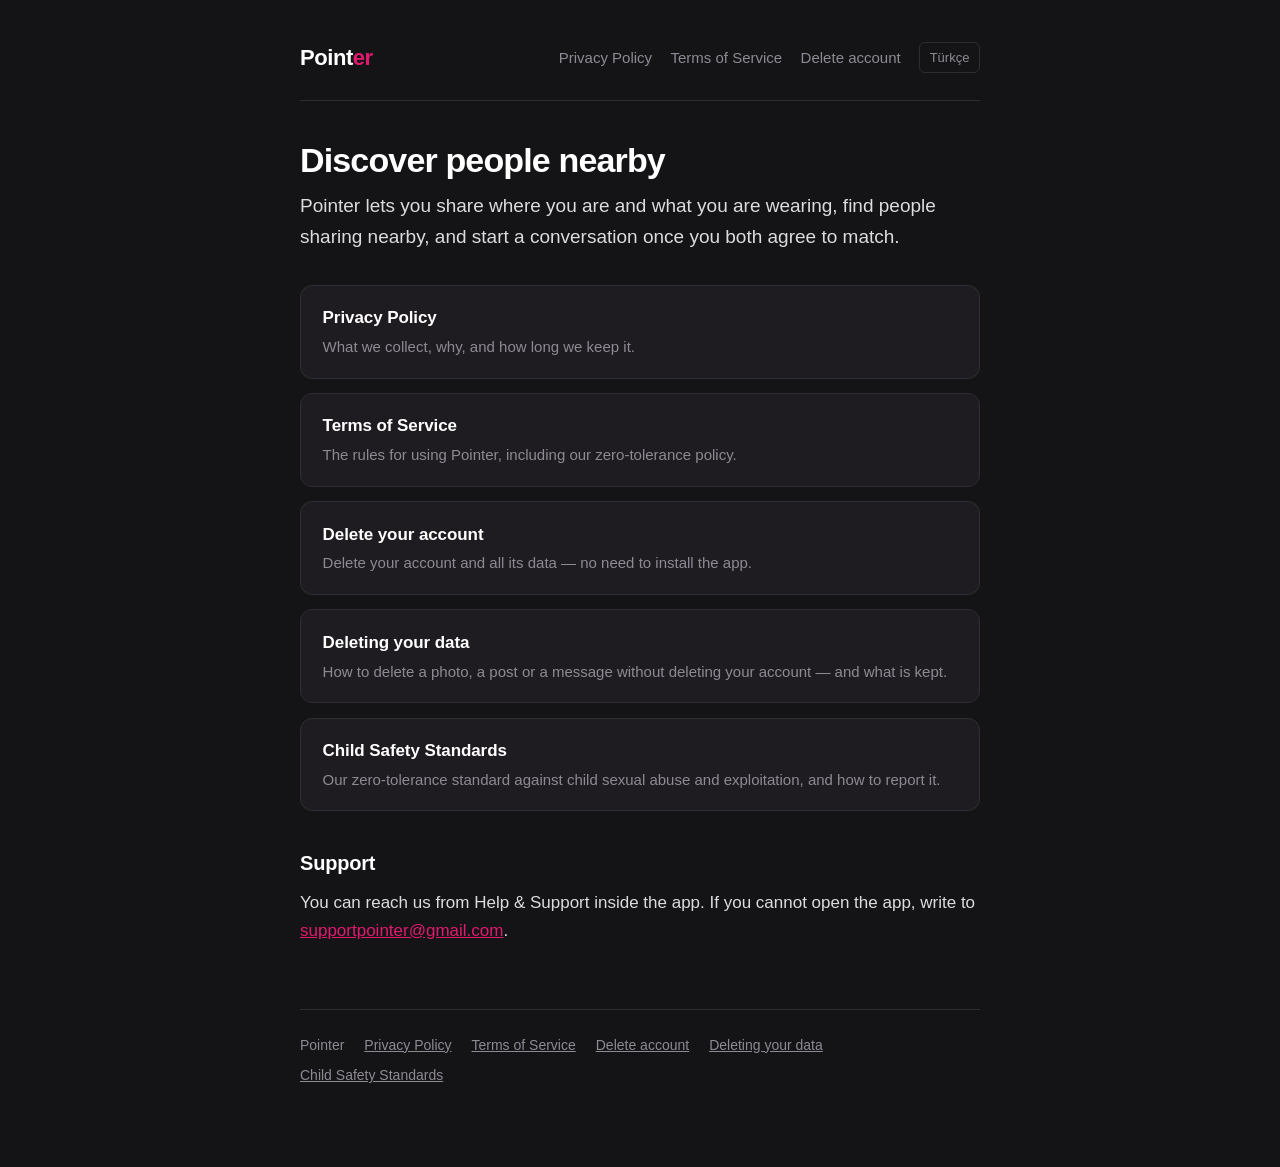
<file: index.html>
<!DOCTYPE html>
<html lang="en">
<head>
<meta charset="utf-8">
<meta name="viewport" content="width=device-width, initial-scale=1">
<title>Pointer</title>
<meta name="description" content="Pointer — discover people nearby. Support, privacy policy, terms and account deletion.">
<link rel="icon" type="image/png" sizes="32x32" href="assets/icon-32.png">
<link rel="icon" type="image/png" sizes="16x16" href="assets/icon-16.png">
<link rel="apple-touch-icon" href="assets/icon-180.png">
<link rel="stylesheet" href="assets/site.css">
</head>
<body>
<div class="shell">

  <div class="top">
    <a class="wordmark" href="./">Point<span>er</span></a>
    <nav>
      <a href="privacy.html" data-t="nav-privacy">Privacy Policy</a>
      <a href="terms.html" data-t="nav-terms">Terms of Service</a>
      <a href="delete-account.html" data-t="nav-delete">Delete account</a>
      <button class="lang" id="lang" type="button">Türkçe</button>
    </nav>
  </div>

  <h1 data-t="title">Discover people nearby</h1>
  <p class="lead" data-t="lead">
    Pointer lets you share where you are and what you are wearing, find people sharing
    nearby, and start a conversation once you both agree to match.
  </p>

  <div class="cards">
    <a class="card" href="privacy.html">
      <h3 data-t="c1h">Privacy Policy</h3>
      <p data-t="c1p">What we collect, why, and how long we keep it.</p>
    </a>
    <a class="card" href="terms.html">
      <h3 data-t="c2h">Terms of Service</h3>
      <p data-t="c2p">The rules for using Pointer, including our zero-tolerance policy.</p>
    </a>
    <a class="card" href="delete-account.html">
      <h3 data-t="c3h">Delete your account</h3>
      <p data-t="c3p">Delete your account and all its data — no need to install the app.</p>
    </a>
    <a class="card" href="data-deletion.html">
      <h3 data-t="c4h">Deleting your data</h3>
      <p data-t="c4p">How to delete a photo, a post or a message without deleting your account — and what is kept.</p>
    </a>
    <a class="card" href="child-safety.html">
      <h3 data-t="c5h">Child Safety Standards</h3>
      <p data-t="c5p">Our zero-tolerance standard against child sexual abuse and exploitation, and how to report it.</p>
    </a>
  </div>

  <h2 data-t="sh">Support</h2>
  <p data-t="sp">
    You can reach us from Help &amp; Support inside the app. If you cannot open the app,
    write to <a href="mailto:supportpointer@gmail.com">supportpointer@gmail.com</a>.
  </p>

  <footer>
    <span>Pointer</span>
    <a href="privacy.html" data-t="nav-privacy">Privacy Policy</a>
    <a href="terms.html" data-t="nav-terms">Terms of Service</a>
    <a href="delete-account.html" data-t="nav-delete">Delete account</a>
    <a href="data-deletion.html" data-t="nav-data">Deleting your data</a>
    <a href="child-safety.html" data-t="nav-child">Child Safety Standards</a>
  </footer>

</div>
<script src="assets/i18n.js"></script>
<script>
  applyLang({
    en: {},
    tr: {
      "nav-privacy": "Gizlilik Politikası",
      "nav-terms": "Kullanım Koşulları",
      "nav-delete": "Hesap silme",
      "nav-child": "Çocuk Güvenliği Standartları",
      "nav-data": "Verilerinizi silme",
      "title": "Yakındaki insanları keşfet",
      "lead": "Pointer, nerede olduğunu ve ne giydiğini paylaşmanı, yakınında paylaşım yapanları bulmanı ve karşılıklı eşleştiğinizde sohbete başlamanı sağlar.",
      "c1h": "Gizlilik Politikası",
      "c1p": "Hangi verileri neden topluyoruz, ne kadar süre saklıyoruz.",
      "c2h": "Kullanım Koşulları",
      "c2p": "Pointer'ı kullanma kuralları ve sıfır tolerans politikamız.",
      "c3h": "Hesabını sil",
      "c3p": "Hesabını ve tüm verilerini sil — uygulamayı kurmana gerek yok.",
      "c4h": "Verilerinizi silme",
      "c4p": "Hesabınızı silmeden bir fotoğrafı, gönderiyi veya mesajı nasıl silersiniz — ve neler saklanıyor.",
      "c5h": "Çocuk Güvenliği Standartları",
      "c5p": "Çocukların cinsel istismarı ve sömürüsüne karşı sıfır tolerans standardımız ve nasıl bildirileceği.",
      "sh": "Destek",
      "sp": "Uygulama içindeki Yardım ve Destek bölümünden bize ulaşabilirsin. Uygulamayı açamıyorsan <a href=\"mailto:supportpointer@gmail.com\">supportpointer@gmail.com</a> adresine yaz.",
      "f1": "Pointer"
    }
  });
</script>
</body>
</html>
</file>
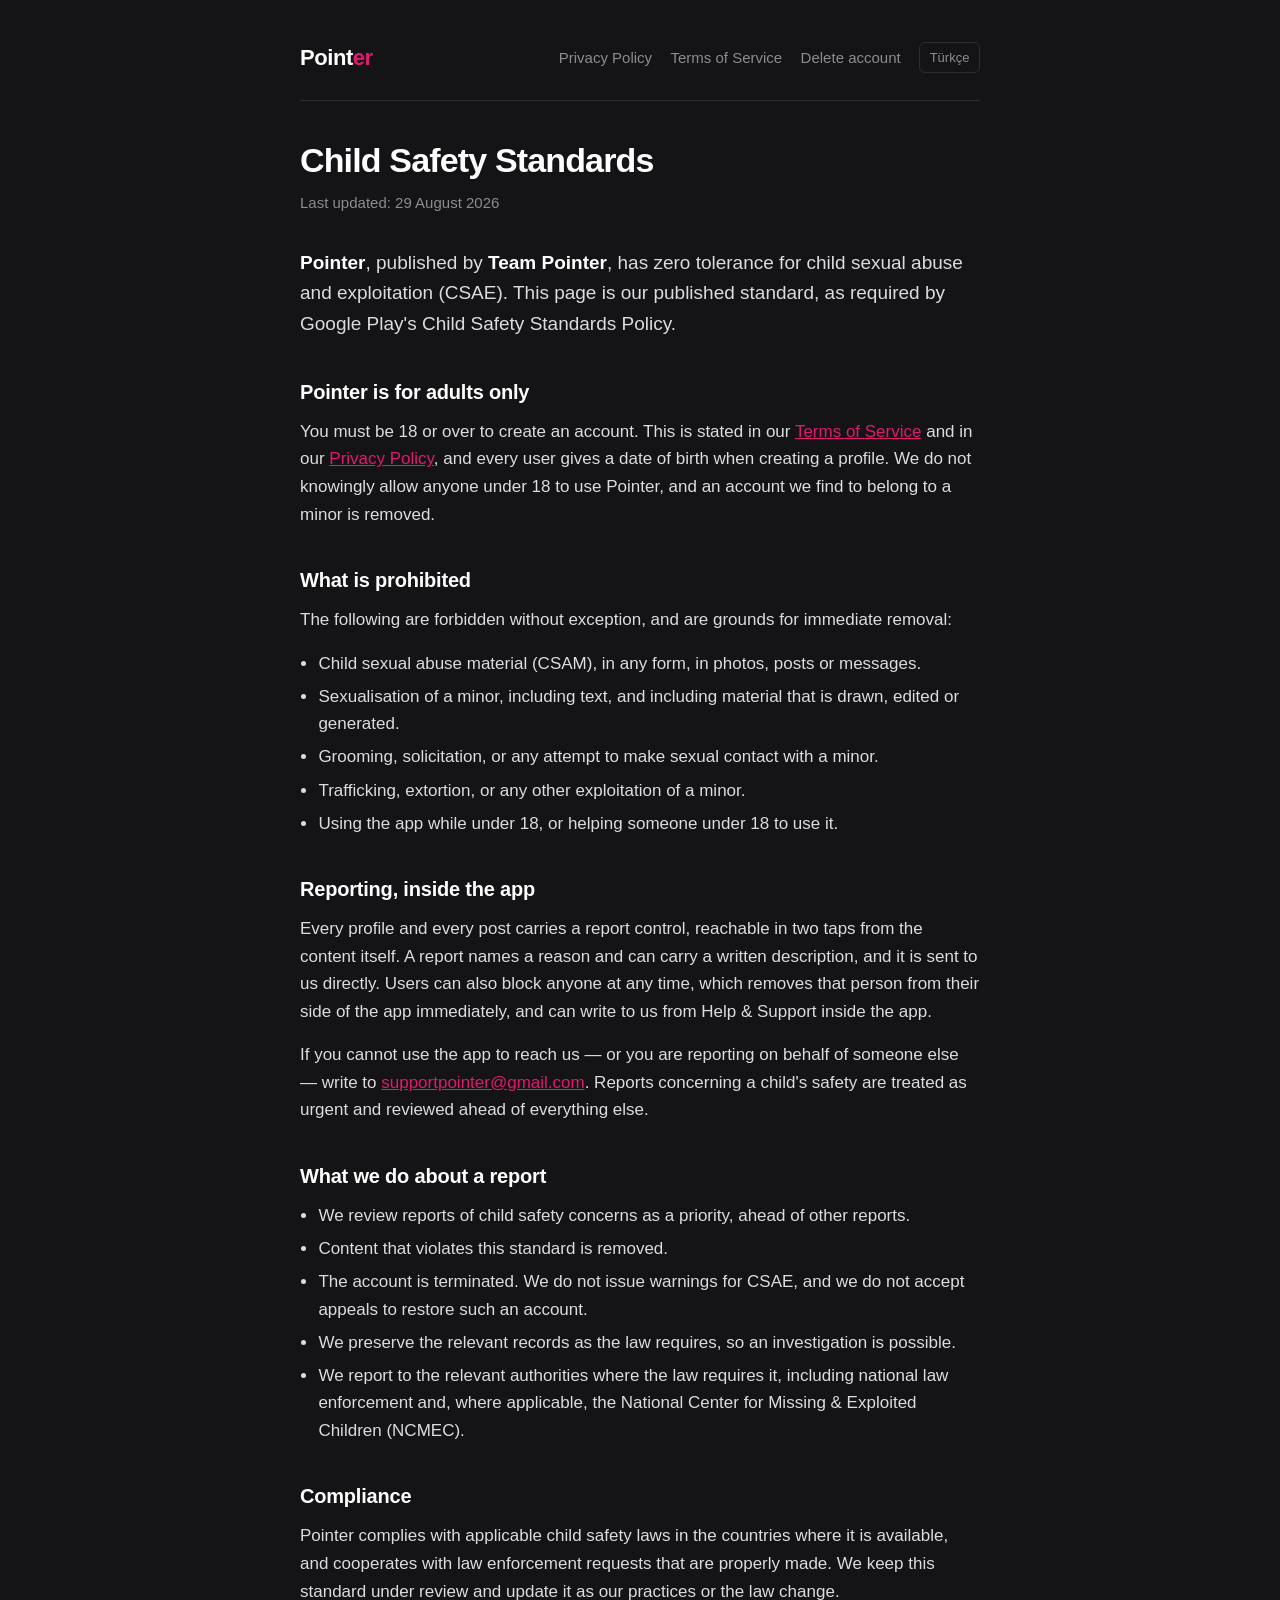
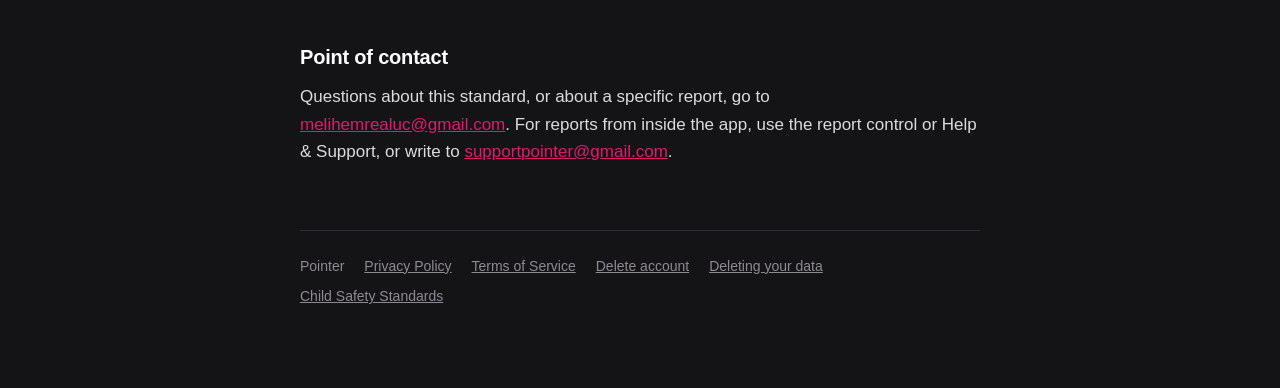
<file: child-safety.html>
<!DOCTYPE html>
<html lang="en">
<head>
<meta charset="utf-8">
<meta name="viewport" content="width=device-width, initial-scale=1">
<title>Child Safety Standards — Pointer</title>
<meta name="description" content="Pointer's standards against child sexual abuse and exploitation: what is prohibited, how to report it, and what we do about it.">
<meta name="robots" content="index, follow">
<link rel="icon" type="image/png" sizes="32x32" href="assets/icon-32.png">
<link rel="icon" type="image/png" sizes="16x16" href="assets/icon-16.png">
<link rel="apple-touch-icon" href="assets/icon-180.png">
<link rel="stylesheet" href="assets/site.css">
</head>
<body>
<div class="shell">

  <div class="top">
    <a class="wordmark" href="./">Point<span>er</span></a>
    <nav>
      <a href="privacy.html" data-t="nav-privacy">Privacy Policy</a>
      <a href="terms.html" data-t="nav-terms">Terms of Service</a>
      <a href="delete-account.html" data-t="nav-delete">Delete account</a>
      <button class="lang" id="lang" type="button">Türkçe</button>
    </nav>
  </div>

  <h1 data-t="title">Child Safety Standards</h1>
  <p class="updated" data-t="updated">Last updated: 29 August 2026</p>

  <p class="lead" data-t="lead">
    <strong>Pointer</strong>, published by <strong>Team Pointer</strong>, has zero tolerance
    for child sexual abuse and exploitation (CSAE). This page is our published standard, as
    required by Google Play's Child Safety Standards Policy.
  </p>

  <h2 data-t="h-age">Pointer is for adults only</h2>
  <p data-t="p-age">
    You must be 18 or over to create an account. This is stated in our
    <a href="terms.html">Terms of Service</a> and in our <a href="privacy.html">Privacy Policy</a>,
    and every user gives a date of birth when creating a profile. We do not knowingly allow
    anyone under 18 to use Pointer, and an account we find to belong to a minor is removed.
  </p>

  <h2 data-t="h-prohibited">What is prohibited</h2>
  <p data-t="p-prohibited">The following are forbidden without exception, and are grounds for immediate removal:</p>
  <ul>
    <li data-t="pr-1">Child sexual abuse material (CSAM), in any form, in photos, posts or messages.</li>
    <li data-t="pr-2">Sexualisation of a minor, including text, and including material that is drawn, edited or generated.</li>
    <li data-t="pr-3">Grooming, solicitation, or any attempt to make sexual contact with a minor.</li>
    <li data-t="pr-4">Trafficking, extortion, or any other exploitation of a minor.</li>
    <li data-t="pr-5">Using the app while under 18, or helping someone under 18 to use it.</li>
  </ul>

  <h2 data-t="h-report">Reporting, inside the app</h2>
  <p data-t="p-report">
    Every profile and every post carries a report control, reachable in two taps from the
    content itself. A report names a reason and can carry a written description, and it is
    sent to us directly. Users can also block anyone at any time, which removes that person
    from their side of the app immediately, and can write to us from Help &amp; Support inside
    the app.
  </p>
  <p data-t="p-report2">
    If you cannot use the app to reach us — or you are reporting on behalf of someone else —
    write to <a href="mailto:supportpointer@gmail.com">supportpointer@gmail.com</a>.
    Reports concerning a child's safety are treated as urgent and reviewed ahead of everything else.
  </p>

  <h2 data-t="h-response">What we do about a report</h2>
  <ul>
    <li data-t="re-1">We review reports of child safety concerns as a priority, ahead of other reports.</li>
    <li data-t="re-2">Content that violates this standard is removed.</li>
    <li data-t="re-3">The account is terminated. We do not issue warnings for CSAE, and we do not accept appeals to restore such an account.</li>
    <li data-t="re-4">We preserve the relevant records as the law requires, so an investigation is possible.</li>
    <li data-t="re-5">We report to the relevant authorities where the law requires it, including national law enforcement and, where applicable, the National Center for Missing &amp; Exploited Children (NCMEC).</li>
  </ul>

  <h2 data-t="h-law">Compliance</h2>
  <p data-t="p-law">
    Pointer complies with applicable child safety laws in the countries where it is available,
    and cooperates with law enforcement requests that are properly made. We keep this standard
    under review and update it as our practices or the law change.
  </p>

  <h2 data-t="h-contact">Point of contact</h2>
  <p data-t="p-contact">
    Questions about this standard, or about a specific report, go to
    <a href="mailto:melihemrealuc@gmail.com">melihemrealuc@gmail.com</a>. For reports from
    inside the app, use the report control or Help &amp; Support, or write to
    <a href="mailto:supportpointer@gmail.com">supportpointer@gmail.com</a>.
  </p>


  <footer>
    <span>Pointer</span>
    <a href="privacy.html" data-t="nav-privacy">Privacy Policy</a>
    <a href="terms.html" data-t="nav-terms">Terms of Service</a>
    <a href="delete-account.html" data-t="nav-delete">Delete account</a>
    <a href="data-deletion.html" data-t="nav-data">Deleting your data</a>
    <a href="child-safety.html" data-t="nav-child">Child Safety Standards</a>
  </footer>

</div>

<script src="assets/i18n.js"></script>
<script>
  applyLang({
    en: {},
    tr: {
      "nav-privacy": "Gizlilik Politikası",
      "nav-terms": "Kullanım Koşulları",
      "nav-delete": "Hesap silme",
      "nav-child": "Çocuk Güvenliği Standartları",
      "nav-data": "Verilerinizi silme",
      "title": "Çocuk Güvenliği Standartları",
      "updated": "Son güncelleme: 29 Ağustos 2026",
      "lead": "<strong>Team Pointer</strong> tarafından yayınlanan <strong>Pointer</strong>, çocukların cinsel istismarı ve sömürüsüne (CSAE) karşı sıfır tolerans uygular. Bu sayfa, Google Play'in Çocuk Güvenliği Standartları Politikası uyarınca yayınlanmış standardımızdır.",
      "h-age": "Pointer yalnızca yetişkinler içindir",
      "p-age": "Hesap oluşturmak için 18 yaşından büyük olmanız gerekir. Bu, <a href=\"terms.html\">Kullanım Koşullarımızda</a> ve <a href=\"privacy.html\">Gizlilik Politikamızda</a> yazılıdır; profil oluştururken her kullanıcı doğum tarihini bildirir. 18 yaşından küçüklerin Pointer'ı kullanmasına bilerek izin vermeyiz ve bir hesabın çocuğa ait olduğunu tespit edersek hesabı kaldırırız.",
      "h-prohibited": "Yasak olanlar",
      "p-prohibited": "Aşağıdakiler istisnasız yasaktır ve doğrudan kaldırma sebebidir:",
      "pr-1": "Çocukların cinsel istismarına ilişkin materyal (CSAM); fotoğraf, gönderi veya mesaj fark etmeksizin her biçimde.",
      "pr-2": "Bir çocuğun cinselleştirilmesi; metin dahil, çizilmiş, düzenlenmiş veya yapay zekâyla üretilmiş içerikler dahil.",
      "pr-3": "Çocuğa yönelik cinsel amaçlı yakınlaşma, talep veya temas kurma girişimi.",
      "pr-4": "Bir çocuğun ticareti, şantajla sömürülmesi veya başka herhangi bir şekilde istismarı.",
      "pr-5": "18 yaşından küçükken uygulamayı kullanmak ya da 18 yaşından küçük birinin kullanmasına yardım etmek.",
      "h-report": "Uygulama içinden bildirme",
      "p-report": "Her profilde ve her gönderide, içeriğin kendisinden iki dokunuşla ulaşılan bir şikâyet düğmesi vardır. Şikâyet bir sebep taşır, isteğe bağlı bir açıklama eklenebilir ve doğrudan bize ulaşır. Kullanıcılar ayrıca istedikleri kişiyi anında engelleyebilir — engellenen kişi uygulamanın onların tarafından tamamen kaybolur — ve uygulama içindeki Yardım ve Destek bölümünden bize yazabilirler.",
      "p-report2": "Uygulama üzerinden bize ulaşamıyorsanız ya da bir başkası adına bildirimde bulunuyorsanız <a href=\"mailto:supportpointer@gmail.com\">supportpointer@gmail.com</a> adresine yazın. Bir çocuğun güvenliğine ilişkin bildirimler acil kabul edilir ve diğer her şeyin önünde incelenir.",
      "h-response": "Bir bildirim geldiğinde ne yapıyoruz",
      "re-1": "Çocuk güvenliğine ilişkin bildirimleri, diğer şikâyetlerin önünde öncelikli olarak inceleriz.",
      "re-2": "Bu standardı ihlal eden içerik kaldırılır.",
      "re-3": "Hesap kapatılır. CSAE için uyarı vermeyiz ve böyle bir hesabın geri açılması yönündeki itirazları kabul etmeyiz.",
      "re-4": "Soruşturmanın mümkün olması için ilgili kayıtları yasanın gerektirdiği biçimde saklarız.",
      "re-5": "Yasanın gerektirdiği hallerde ilgili makamlara bildiririz; ulusal kolluk kuvvetleri ve uygulanabilir olduğu durumlarda NCMEC (National Center for Missing &amp; Exploited Children) dahil.",
      "h-law": "Uyum",
      "p-law": "Pointer, sunulduğu ülkelerdeki çocuk güvenliği mevzuatına uyar ve usulüne uygun yapılan kolluk taleplerine yanıt verir. Bu standardı gözden geçirmeye devam eder, uygulamalarımız veya mevzuat değiştikçe güncelleriz.",
      "h-contact": "İletişim noktası",
      "p-contact": "Bu standart veya belirli bir bildirim hakkındaki sorular için <a href=\"mailto:melihemrealuc@gmail.com\">melihemrealuc@gmail.com</a> adresine yazın. Uygulama içinden bildirim için şikâyet düğmesini ya da Yardım ve Destek bölümünü kullanın, veya <a href=\"mailto:supportpointer@gmail.com\">supportpointer@gmail.com</a> adresine yazın."
    }
  });
</script>
</body>
</html>
</file>
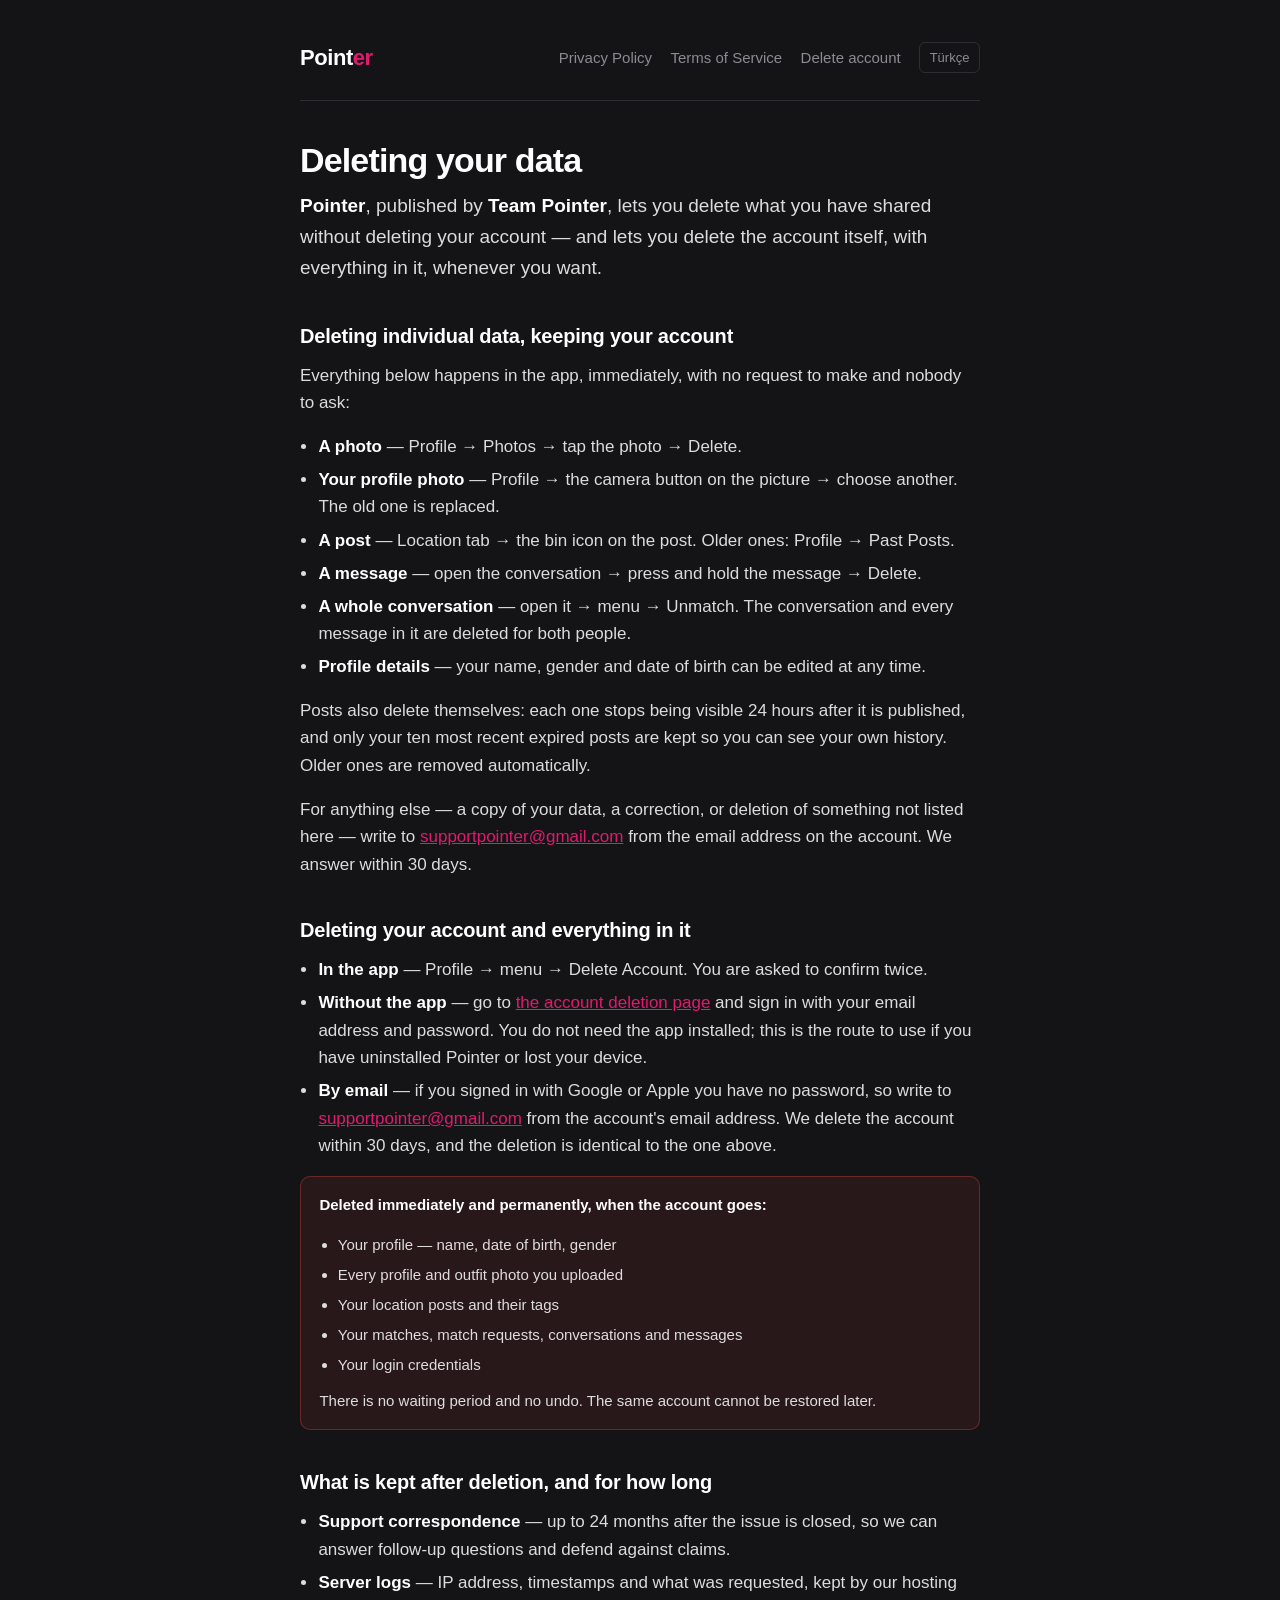
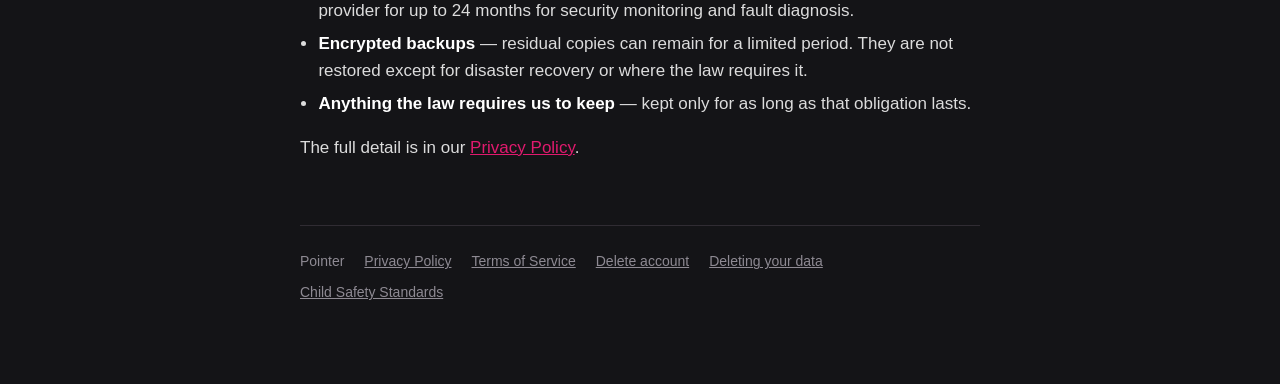
<file: data-deletion.html>
<!DOCTYPE html>
<html lang="en">
<head>
<meta charset="utf-8">
<meta name="viewport" content="width=device-width, initial-scale=1">
<title>Deleting your data — Pointer</title>
<meta name="description" content="How to delete your photos, posts, messages or your whole Pointer account, what is deleted, and what is kept.">
<meta name="robots" content="index, follow">
<link rel="icon" type="image/png" sizes="32x32" href="assets/icon-32.png">
<link rel="icon" type="image/png" sizes="16x16" href="assets/icon-16.png">
<link rel="apple-touch-icon" href="assets/icon-180.png">
<link rel="stylesheet" href="assets/site.css">
</head>
<body>
<div class="shell">

  <div class="top">
    <a class="wordmark" href="./">Point<span>er</span></a>
    <nav>
      <a href="privacy.html" data-t="nav-privacy">Privacy Policy</a>
      <a href="terms.html" data-t="nav-terms">Terms of Service</a>
      <a href="delete-account.html" data-t="nav-delete">Delete account</a>
      <button class="lang" id="lang" type="button">Türkçe</button>
    </nav>
  </div>

  <h1 data-t="title">Deleting your data</h1>
  <p class="lead" data-t="lead">
    <strong>Pointer</strong>, published by <strong>Team Pointer</strong>, lets you delete
    what you have shared without deleting your account — and lets you delete the account
    itself, with everything in it, whenever you want.
  </p>

  <h2 data-t="h-partial">Deleting individual data, keeping your account</h2>
  <p data-t="p-partial">Everything below happens in the app, immediately, with no request to make and nobody to ask:</p>
  <ul>
    <li data-t="i-photo"><strong>A photo</strong> — Profile → Photos → tap the photo → Delete.</li>
    <li data-t="i-avatar"><strong>Your profile photo</strong> — Profile → the camera button on the picture → choose another. The old one is replaced.</li>
    <li data-t="i-post"><strong>A post</strong> — Location tab → the bin icon on the post. Older ones: Profile → Past Posts.</li>
    <li data-t="i-msg"><strong>A message</strong> — open the conversation → press and hold the message → Delete.</li>
    <li data-t="i-convo"><strong>A whole conversation</strong> — open it → menu → Unmatch. The conversation and every message in it are deleted for both people.</li>
    <li data-t="i-profile"><strong>Profile details</strong> — your name, gender and date of birth can be edited at any time.</li>
  </ul>
  <p data-t="p-expiry">
    Posts also delete themselves: each one stops being visible 24 hours after it is
    published, and only your ten most recent expired posts are kept so you can see your
    own history. Older ones are removed automatically.
  </p>
  <p data-t="p-other">
    For anything else — a copy of your data, a correction, or deletion of something not
    listed here — write to <a href="mailto:supportpointer@gmail.com">supportpointer@gmail.com</a>
    from the email address on the account. We answer within 30 days.
  </p>

  <h2 data-t="h-account">Deleting your account and everything in it</h2>
  <ul>
    <li data-t="a-inapp"><strong>In the app</strong> — Profile → menu → Delete Account. You are asked to confirm twice.</li>
    <li data-t="a-web"><strong>Without the app</strong> — go to <a href="delete-account.html">the account deletion page</a> and sign in with your email address and password. You do not need the app installed; this is the route to use if you have uninstalled Pointer or lost your device.</li>
    <li data-t="a-mail"><strong>By email</strong> — if you signed in with Google or Apple you have no password, so write to <a href="mailto:supportpointer@gmail.com">supportpointer@gmail.com</a> from the account's email address. We delete the account within 30 days, and the deletion is identical to the one above.</li>
  </ul>

  <div class="warn">
    <p data-t="w-head"><strong>Deleted immediately and permanently, when the account goes:</strong></p>
    <ul>
      <li data-t="w-1">Your profile — name, date of birth, gender</li>
      <li data-t="w-2">Every profile and outfit photo you uploaded</li>
      <li data-t="w-3">Your location posts and their tags</li>
      <li data-t="w-4">Your matches, match requests, conversations and messages</li>
      <li data-t="w-5">Your login credentials</li>
    </ul>
    <p data-t="w-tail">There is no waiting period and no undo. The same account cannot be restored later.</p>
  </div>

  <h2 data-t="h-kept">What is kept after deletion, and for how long</h2>
  <ul>
    <li data-t="k-support"><strong>Support correspondence</strong> — up to 24 months after the issue is closed, so we can answer follow-up questions and defend against claims.</li>
    <li data-t="k-logs"><strong>Server logs</strong> — IP address, timestamps and what was requested, kept by our hosting provider for up to 24 months for security monitoring and fault diagnosis.</li>
    <li data-t="k-backup"><strong>Encrypted backups</strong> — residual copies can remain for a limited period. They are not restored except for disaster recovery or where the law requires it.</li>
    <li data-t="k-legal"><strong>Anything the law requires us to keep</strong> — kept only for as long as that obligation lasts.</li>
  </ul>
  <p data-t="p-policy">
    The full detail is in our <a href="privacy.html">Privacy Policy</a>.
  </p>


  <footer>
    <span>Pointer</span>
    <a href="privacy.html" data-t="nav-privacy">Privacy Policy</a>
    <a href="terms.html" data-t="nav-terms">Terms of Service</a>
    <a href="delete-account.html" data-t="nav-delete">Delete account</a>
    <a href="data-deletion.html" data-t="nav-data">Deleting your data</a>
    <a href="child-safety.html" data-t="nav-child">Child Safety Standards</a>
  </footer>

</div>

<script src="assets/i18n.js"></script>
<script>
  applyLang({
    en: {},
    tr: {
      "nav-privacy": "Gizlilik Politikası",
      "nav-terms": "Kullanım Koşulları",
      "nav-delete": "Hesap silme",
      "nav-child": "Çocuk Güvenliği Standartları",
      "nav-data": "Verilerinizi silme",
      "title": "Verilerinizi silme",
      "lead": "<strong>Team Pointer</strong> tarafından yayınlanan <strong>Pointer</strong>, hesabınızı silmeden paylaştıklarınızı silmenize izin verir — ve dilediğiniz an hesabın kendisini, içindeki her şeyle birlikte silmenize.",
      "h-partial": "Hesabınızı silmeden tek tek veri silme",
      "p-partial": "Aşağıdakilerin hepsi uygulama içinde, anında olur; talep açmanız veya kimseden izin istemeniz gerekmez:",
      "i-photo": "<strong>Bir fotoğraf</strong> — Profil → Fotoğraflar → fotoğrafa dokun → Sil.",
      "i-avatar": "<strong>Profil fotoğrafınız</strong> — Profil → fotoğrafın üzerindeki kamera düğmesi → başka bir fotoğraf seç. Eskisi değiştirilir.",
      "i-post": "<strong>Bir gönderi</strong> — Konum sekmesi → gönderinin üzerindeki çöp kutusu. Eskiler için: Profil → Geçmiş Gönderiler.",
      "i-msg": "<strong>Bir mesaj</strong> — sohbeti aç → mesaja basılı tut → Sil.",
      "i-convo": "<strong>Bütün bir sohbet</strong> — sohbeti aç → menü → Eşleşmeyi bitir. Sohbet ve içindeki her mesaj iki taraf için de silinir.",
      "i-profile": "<strong>Profil bilgileri</strong> — adınız, cinsiyetiniz ve doğum tarihiniz istediğiniz zaman düzenlenebilir.",
      "p-expiry": "Gönderiler kendiliğinden de silinir: her gönderi paylaşıldıktan 24 saat sonra görünmez olur ve kendi geçmişinizi görebilmeniz için yalnızca en son on tanesi saklanır. Daha eskiler otomatik olarak kaldırılır.",
      "p-other": "Bunların dışında bir şey için — verilerinizin bir kopyası, bir düzeltme ya da burada sayılmayan bir şeyin silinmesi — hesabın e-posta adresinden <a href=\"mailto:supportpointer@gmail.com\">supportpointer@gmail.com</a> adresine yazın. 30 gün içinde yanıtlıyoruz.",
      "h-account": "Hesabınızı ve içindeki her şeyi silme",
      "a-inapp": "<strong>Uygulama içinden</strong> — Profil → menü → Hesabı Sil. İki kez onaylamanız istenir.",
      "a-web": "<strong>Uygulama olmadan</strong> — <a href=\"delete-account.html\">hesap silme sayfasına</a> gidip e-posta adresiniz ve parolanızla giriş yapın. Uygulamanın kurulu olması gerekmez; Pointer'ı kaldırdıysanız veya cihazınızı kaybettiyseniz kullanmanız gereken yol budur.",
      "a-mail": "<strong>E-posta ile</strong> — Google veya Apple ile giriş yaptıysanız parolanız yoktur; bu durumda hesabın e-posta adresinden <a href=\"mailto:supportpointer@gmail.com\">supportpointer@gmail.com</a> adresine yazın. Hesabı 30 gün içinde sileriz ve silme yukarıdakiyle birebir aynıdır.",
      "w-head": "<strong>Hesap silindiğinde anında ve kalıcı olarak silinenler:</strong>",
      "w-1": "Profiliniz — ad, doğum tarihi, cinsiyet",
      "w-2": "Yüklediğiniz bütün profil ve kıyafet fotoğrafları",
      "w-3": "Konum gönderileriniz ve etiketleri",
      "w-4": "Eşleşmeleriniz, eşleşme istekleriniz, sohbetleriniz ve mesajlarınız",
      "w-5": "Giriş bilgileriniz",
      "w-tail": "Bekleme süresi yoktur ve geri alınamaz. Aynı hesap sonradan geri getirilemez.",
      "h-kept": "Silme sonrasında ne saklanıyor ve ne kadar süreyle",
      "k-support": "<strong>Destek yazışmaları</strong> — konu kapandıktan sonra 24 aya kadar; sonraki soruları yanıtlayabilmek ve olası taleplere karşı savunma yapabilmek için.",
      "k-logs": "<strong>Sunucu kayıtları</strong> — IP adresi, zaman damgaları ve yapılan istek; barındırma sağlayıcımız tarafından güvenlik izleme ve arıza tespiti için 24 aya kadar saklanır.",
      "k-backup": "<strong>Şifreli yedekler</strong> — sınırlı bir süre artık kopyalar kalabilir. Felaket kurtarma veya yasal zorunluluk dışında geri yüklenmez.",
      "k-legal": "<strong>Yasanın saklamamızı zorunlu kıldığı bilgiler</strong> — yalnızca bu yükümlülük sürdüğü müddetçe.",
      "p-policy": "Ayrıntının tamamı <a href=\"privacy.html\">Gizlilik Politikamızda</a>."
    }
  });
</script>
</body>
</html>
</file>
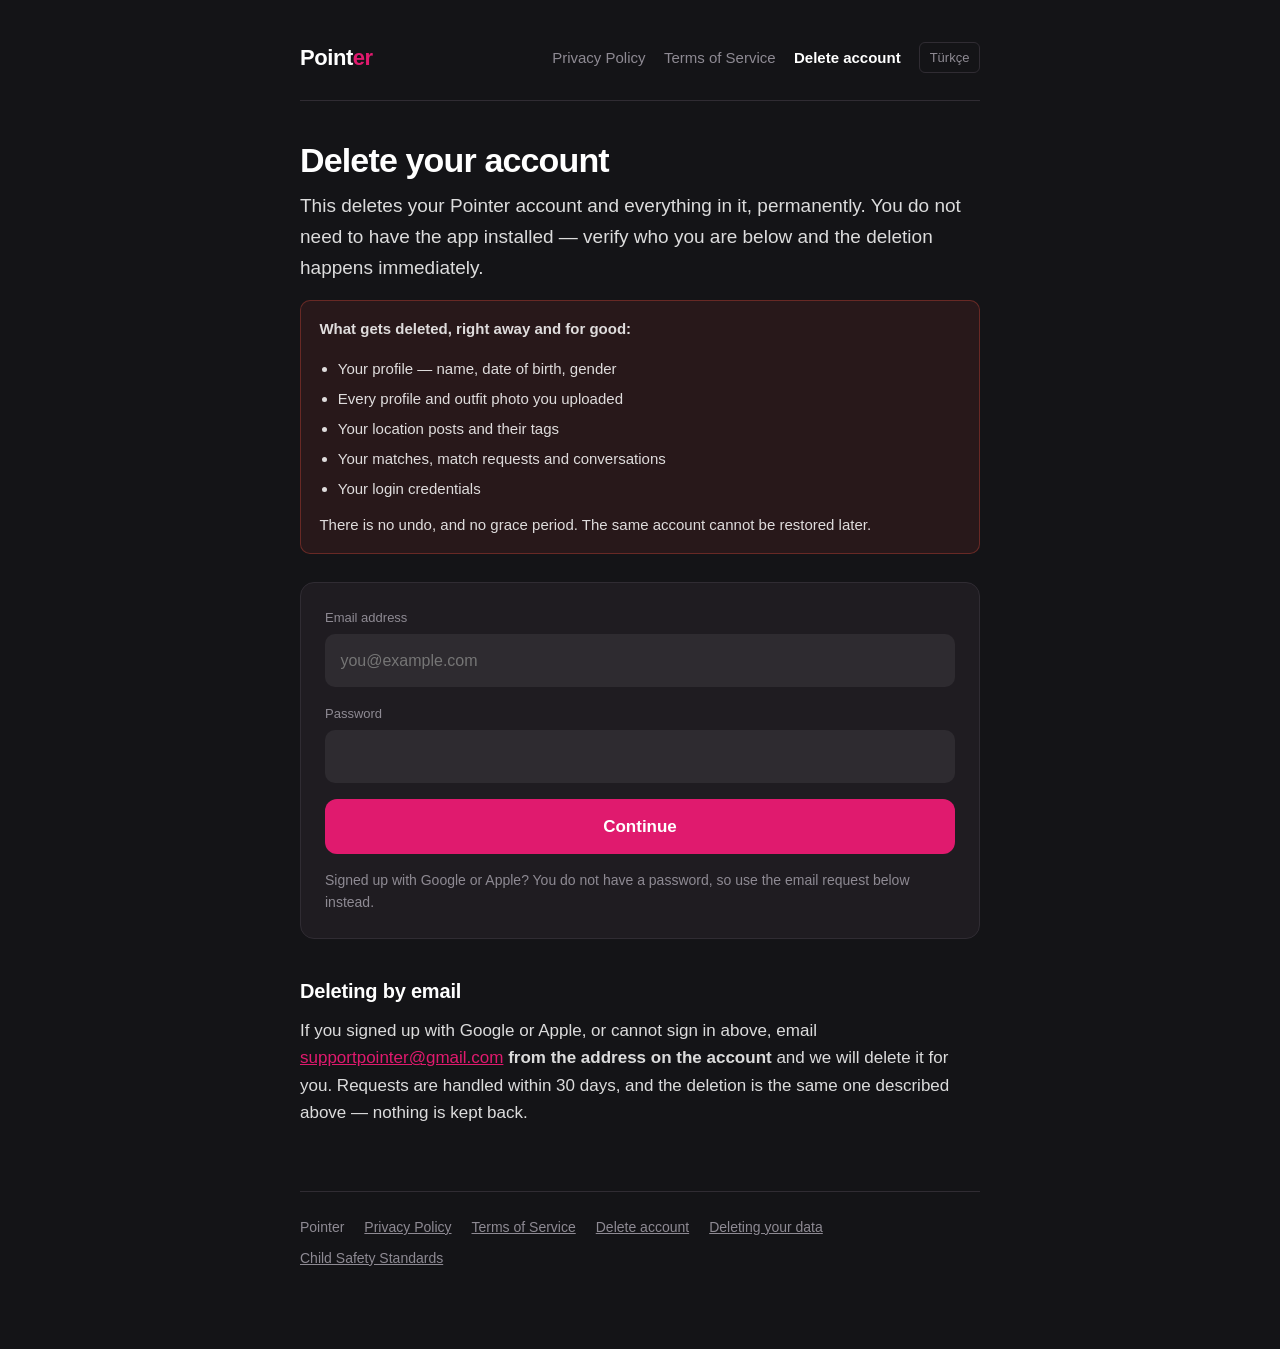
<file: delete-account.html>
<!DOCTYPE html>
<html lang="en">
<head>
<meta charset="utf-8">
<meta name="viewport" content="width=device-width, initial-scale=1">
<title>Delete your Pointer account</title>
<meta name="description" content="Delete your Pointer account and all of its data. You do not need to have the app installed.">
<meta name="robots" content="index, follow">
<link rel="icon" type="image/png" sizes="32x32" href="assets/icon-32.png">
<link rel="icon" type="image/png" sizes="16x16" href="assets/icon-16.png">
<link rel="apple-touch-icon" href="assets/icon-180.png">
<link rel="stylesheet" href="assets/site.css">
</head>
<body>
<div class="shell">

  <div class="top">
    <a class="wordmark" href="./">Point<span>er</span></a>
    <nav>
      <a href="privacy.html" data-t="nav-privacy">Privacy Policy</a>
      <a href="terms.html" data-t="nav-terms">Terms of Service</a>
      <a href="delete-account.html" aria-current="page" data-t="nav-delete">Delete account</a>
      <button class="lang" id="lang" type="button">Türkçe</button>
    </nav>
  </div>

  <h1 data-t="title">Delete your account</h1>
  <p class="lead" data-t="lead">
    This deletes your Pointer account and everything in it, permanently. You do not need
    to have the app installed — verify who you are below and the deletion happens
    immediately.
  </p>

  <div class="warn">
    <p data-t="w1"><b>What gets deleted, right away and for good:</b></p>
    <ul>
      <li data-t="w2">Your profile — name, date of birth, gender</li>
      <li data-t="w3">Every profile and outfit photo you uploaded</li>
      <li data-t="w4">Your location posts and their tags</li>
      <li data-t="w5">Your matches, match requests and conversations</li>
      <li data-t="w6">Your login credentials</li>
    </ul>
    <p data-t="w7">There is no undo, and no grace period. The same account cannot be restored later.</p>
  </div>

  <div class="panel">

    <!-- step 1 — prove who you are -->
    <div class="step on" id="step-auth">
      <div class="msg bad" id="auth-error" role="alert"></div>

      <!-- password -->
      <div id="pane-password">
        <label for="pw-email" data-t="l-email">Email address</label>
        <input type="email" id="pw-email" autocomplete="email" placeholder="you@example.com">

        <label for="pw-pass" data-t="l-pass">Password</label>
        <input type="password" id="pw-pass" autocomplete="current-password">

        <button class="primary" id="do-password" type="button" data-t="b-continue">Continue</button>

        <p class="social-note" data-t="social">
          Signed up with Google or Apple? You do not have a password, so use the email
          request below instead.
        </p>
      </div>

    </div>

    <!-- step 2 — confirm -->
    <div class="step" id="step-confirm">
      <div class="msg bad" id="confirm-error" role="alert"></div>

      <p class="who" data-t="signed">Signed in as <b id="who-email"></b></p>
      <p data-t="c-ask">Deleting removes everything listed above. This cannot be undone.</p>

      <button class="danger" id="do-delete" type="button" data-t="b-delete">Delete my account permanently</button>
      <button class="ghost" id="do-cancel" type="button" data-t="b-cancel">Cancel</button>
    </div>

    <!-- step 3 — done -->
    <div class="step" id="step-done">
      <div class="msg good on" data-t="done-msg">
        Your account and all of its data have been deleted. Thank you for having used Pointer.
      </div>
      <p style="font-size:15px;color:#8E8A93" data-t="done-note">
        If you still have the app installed, you can remove it now. Signing in again will
        create a brand-new, empty account.
      </p>
    </div>

  </div>

  <h2 data-t="alt-h">Deleting by email</h2>
  <p data-t="alt-p">
    If you signed up with Google or Apple, or cannot sign in above, email
    <a href="mailto:supportpointer@gmail.com?subject=Pointer%20account%20deletion">supportpointer@gmail.com</a>
    <b>from the address on the account</b> and we will delete it for you. Requests are
    handled within 30 days, and the deletion is the same one described above — nothing
    is kept back.
  </p>

  <footer>
    <span>Pointer</span>
    <a href="privacy.html" data-t="nav-privacy">Privacy Policy</a>
    <a href="terms.html" data-t="nav-terms">Terms of Service</a>
    <a href="delete-account.html" data-t="nav-delete">Delete account</a>
    <a href="data-deletion.html" data-t="nav-data">Deleting your data</a>
    <a href="child-safety.html" data-t="nav-child">Child Safety Standards</a>
  </footer>

</div>

<script src="assets/i18n.js"></script>
<script>
  applyLang({
    en: {},
    tr: {
      "nav-privacy": "Gizlilik Politikası",
      "nav-terms": "Kullanım Koşulları",
      "nav-delete": "Hesap silme",
      "nav-child": "Çocuk Güvenliği Standartları",
      "nav-data": "Verilerinizi silme",
      "title": "Hesabını sil",
      "lead": "Bu işlem Pointer hesabını ve içindeki her şeyi kalıcı olarak siler. Uygulamanın kurulu olmasına gerek yok — aşağıdan kimliğini doğrula, silme işlemi hemen gerçekleşir.",
      "w1": "<b>Anında ve kalıcı olarak silinenler:</b>",
      "w2": "Profilin — ad, doğum tarihi, cinsiyet",
      "w3": "Yüklediğin bütün profil ve kıyafet fotoğrafları",
      "w4": "Konum gönderilerin ve etiketleri",
      "w5": "Eşleşmelerin, eşleşme isteklerin ve sohbetlerin",
      "w6": "Giriş bilgilerin",
      "w7": "Geri alınamaz, bekleme süresi yoktur. Aynı hesap sonradan geri getirilemez.",
      "l-email": "E-posta adresi",
      "l-pass": "Şifre",
      "b-continue": "Devam et",
      "b-delete": "Hesabımı kalıcı olarak sil",
      "b-cancel": "Vazgeç",
      "social": "Google veya Apple ile mi kaydoldun? O zaman şifren yoktur; aşağıdaki e-posta yolunu kullan.",
      "signed": "Giriş yapıldı: <b id=\"who-email\"></b>",
      "c-ask": "Silme işlemi yukarıda sayılan her şeyi kaldırır. Bu geri alınamaz.",
      "done-msg": "Hesabın ve tüm verilerin silindi. Pointer'ı kullandığın için teşekkürler.",
      "done-note": "Uygulama hâlâ kuruluysa şimdi kaldırabilirsin. Yeniden giriş yapmak yepyeni ve boş bir hesap oluşturur.",
      "alt-h": "E-posta ile silme",
      "alt-p": "Google veya Apple ile kaydolduysan ya da yukarıdan giriş yapamıyorsan, <b>hesabın e-posta adresinden</b> <a href=\"mailto:supportpointer@gmail.com?subject=Pointer%20hesap%20silme\">supportpointer@gmail.com</a> adresine yaz, hesabını biz silelim. Talepler 30 gün içinde karşılanır ve silme yukarıda anlatılanın aynısıdır — hiçbir şey saklanmaz."
    }
  });
</script>

<script type="module">
  import { createClient } from 'https://esm.sh/@supabase/supabase-js@2';

  /* The anon key is public by design — it is compiled into both mobile clients and is
     useless without a session. Row-level security, not secrecy, is what protects data. */
  const SUPABASE_URL = 'https://wcqvpphekhhmqtxafnka.supabase.co';
  const SUPABASE_ANON_KEY = 'eyJhbGciOiJIUzI1NiIsInR5cCI6IkpXVCJ9.eyJpc3MiOiJzdXBhYmFzZSIsInJlZiI6IndjcXZwcGhla2hobXF0eGFmbmthIiwicm9sZSI6ImFub24iLCJpYXQiOjE3Nzg1ODkwODksImV4cCI6MjA5NDE2NTA4OX0.SjOb3Yykhy-7PxPTPf1XBG5rtYEI4OM5WN5rfVzRuSA';

  /* `persistSession: false`: this page exists to end an account, so leaving a session
     behind in the browser afterwards would be both pointless and careless — on a shared
     computer it is a signed-in session nobody asked for. */
  const supabase = createClient(SUPABASE_URL, SUPABASE_ANON_KEY, {
    auth: { persistSession: false, autoRefreshToken: false },
  });

  const $ = (id) => document.getElementById(id);

  const T = {
    en: {
      needEmail: 'Enter your email address.',
      needPassword: 'Enter your password.',
      badLogin: 'Incorrect email or password.',
      network: 'Could not reach Pointer. Check your connection and try again.',
      failed: 'The account could not be deleted. Try again, or email us.',
      working: 'Working…',
      deleting: 'Deleting…',
    },
    tr: {
      needEmail: 'E-posta adresini gir.',
      needPassword: 'Şifreni gir.',
      badLogin: 'E-posta veya şifre hatalı.',
      network: "Pointer'a ulaşılamadı. Bağlantını kontrol edip tekrar dene.",
      failed: 'Hesap silinemedi. Tekrar dene ya da bize e-posta gönder.',
      working: 'İşleniyor…',
      deleting: 'Siliniyor…',
    },
  };

  const say = (key) => (T[window.pointerLang] || T.en)[key];

  function show(el, text) {
    el.textContent = text;
    el.classList.add('on');
  }

  function clearMessages() {
    ['auth-error', 'confirm-error'].forEach((id) => {
      const el = $(id);
      el.textContent = '';
      el.classList.remove('on');
    });
  }

  function step(name) {
    ['step-auth', 'step-confirm', 'step-done'].forEach((id) => {
      $(id).classList.toggle('on', id === 'step-' + name);
    });
  }

  /* Supabase reports failures as prose, so this maps the few we can act on and lets
     everything else fall through to a generic line rather than showing raw English. */
  function reason(error, fallback) {
    const text = [error?.message, error?.code, error?.error_code, error]
      .filter(Boolean).join(' ').toLowerCase();
    if (text.includes('invalid login') || text.includes('invalid credentials')) return say('badLogin');
    if (text.includes('failed to fetch') || text.includes('network')) return say('network');
    return fallback;
  }

  /* ---- step 1: email + password ---- */

  $('do-password').addEventListener('click', () => busy($('do-password'), 'working', async () => {
    clearMessages();
    const email = $('pw-email').value.trim();
    const password = $('pw-pass').value;

    if (!email) return show($('auth-error'), say('needEmail'));
    if (!password) return show($('auth-error'), say('needPassword'));

    const { data, error } = await supabase.auth.signInWithPassword({ email, password });
    if (error) return show($('auth-error'), reason(error, say('badLogin')));

    toConfirm(data.user?.email || email);
  }));

  /* ---- step 2: confirm ---- */

  /* Kept in a variable, not read back off the DOM: switching language re-renders the
     line through `data-t`, which replaces the <b> the address was written into. */
  let signedInEmail = '';

  function paintEmail() {
    const target = $('who-email');
    if (target) target.textContent = signedInEmail;
  }

  function toConfirm(email) {
    signedInEmail = email;
    paintEmail();
    step('confirm');
  }

  $('do-cancel').addEventListener('click', async () => {
    await supabase.auth.signOut().catch(() => {});
    clearMessages();
    step('auth');
  });

  $('do-delete').addEventListener('click', () => busy($('do-delete'), 'deleting', async () => {
    clearMessages();

    const { data, error } = await supabase.functions.invoke('delete-account');
    if (error || !data?.success) {
      return show($('confirm-error'), reason(error, say('failed')));
    }

    await supabase.auth.signOut().catch(() => {});
    step('done');
  }));

  document.addEventListener('langchange', paintEmail);
</script>
</body>
</html>
</file>
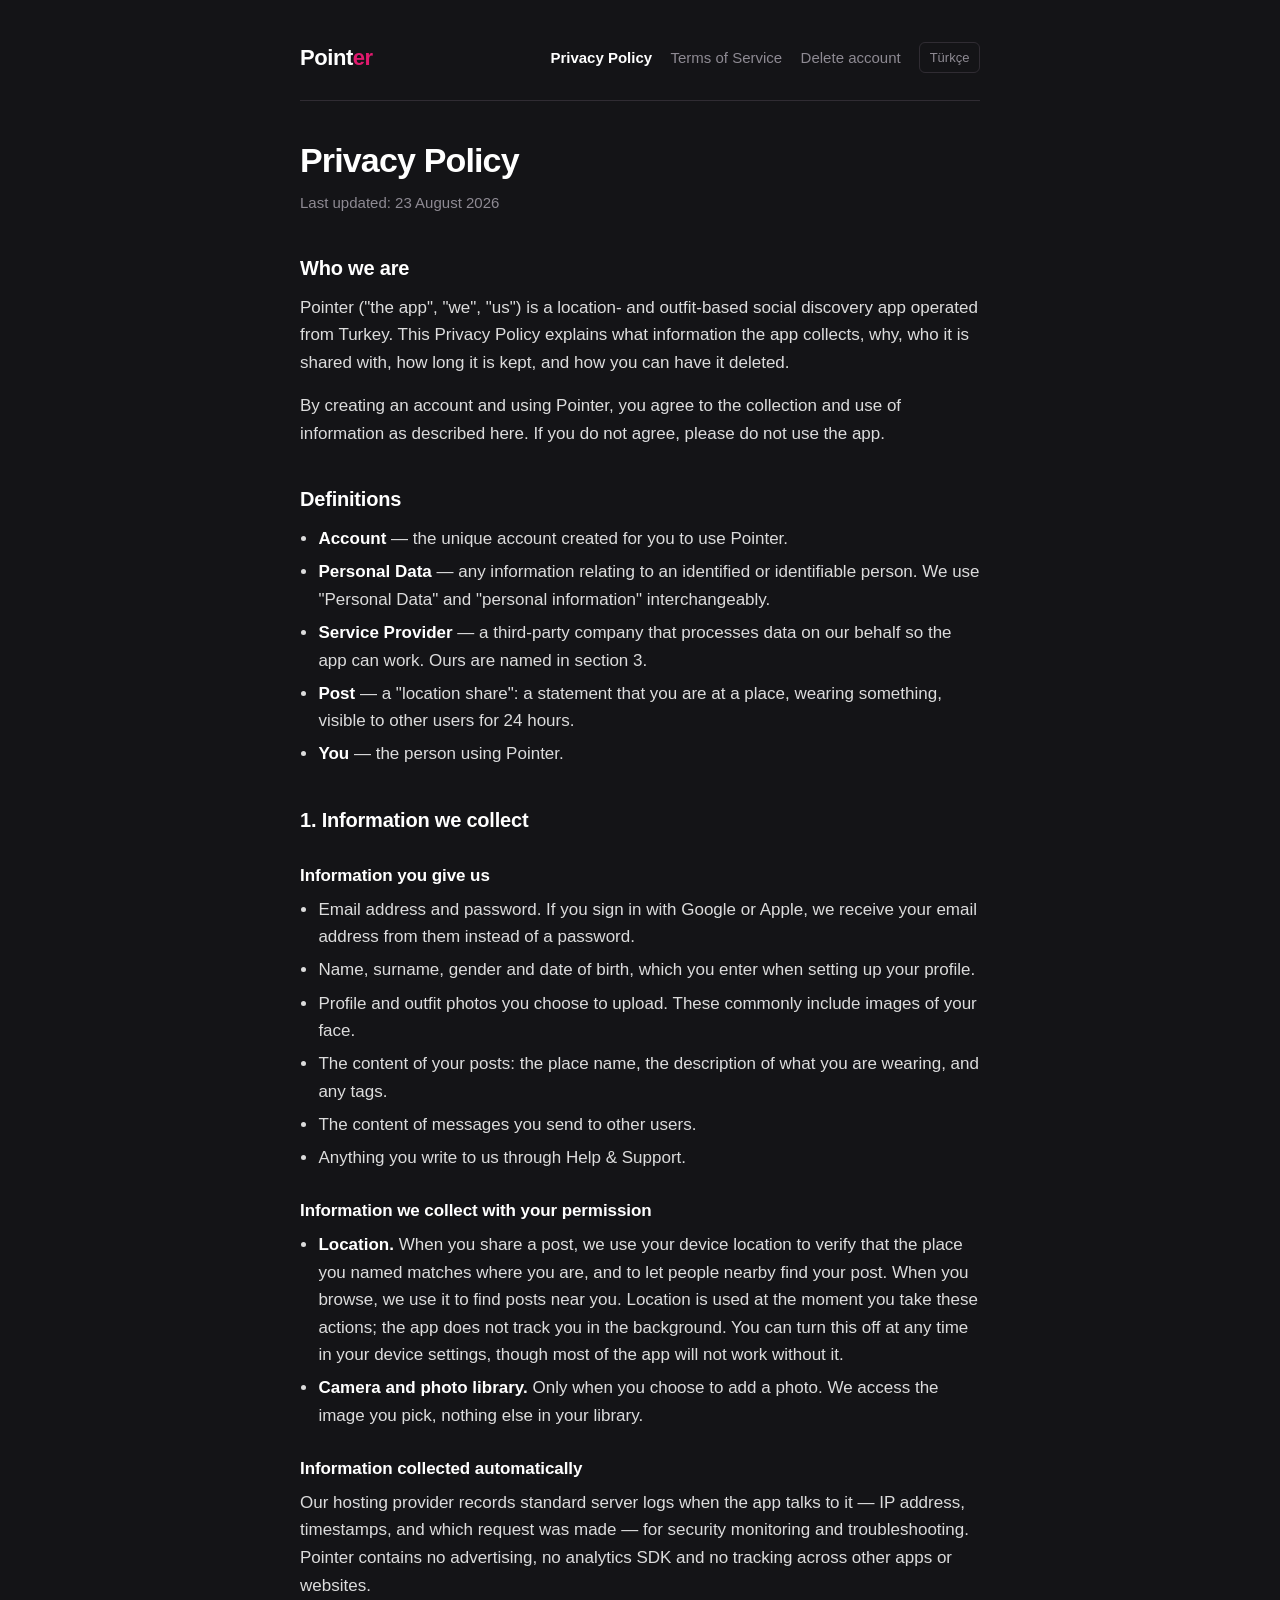
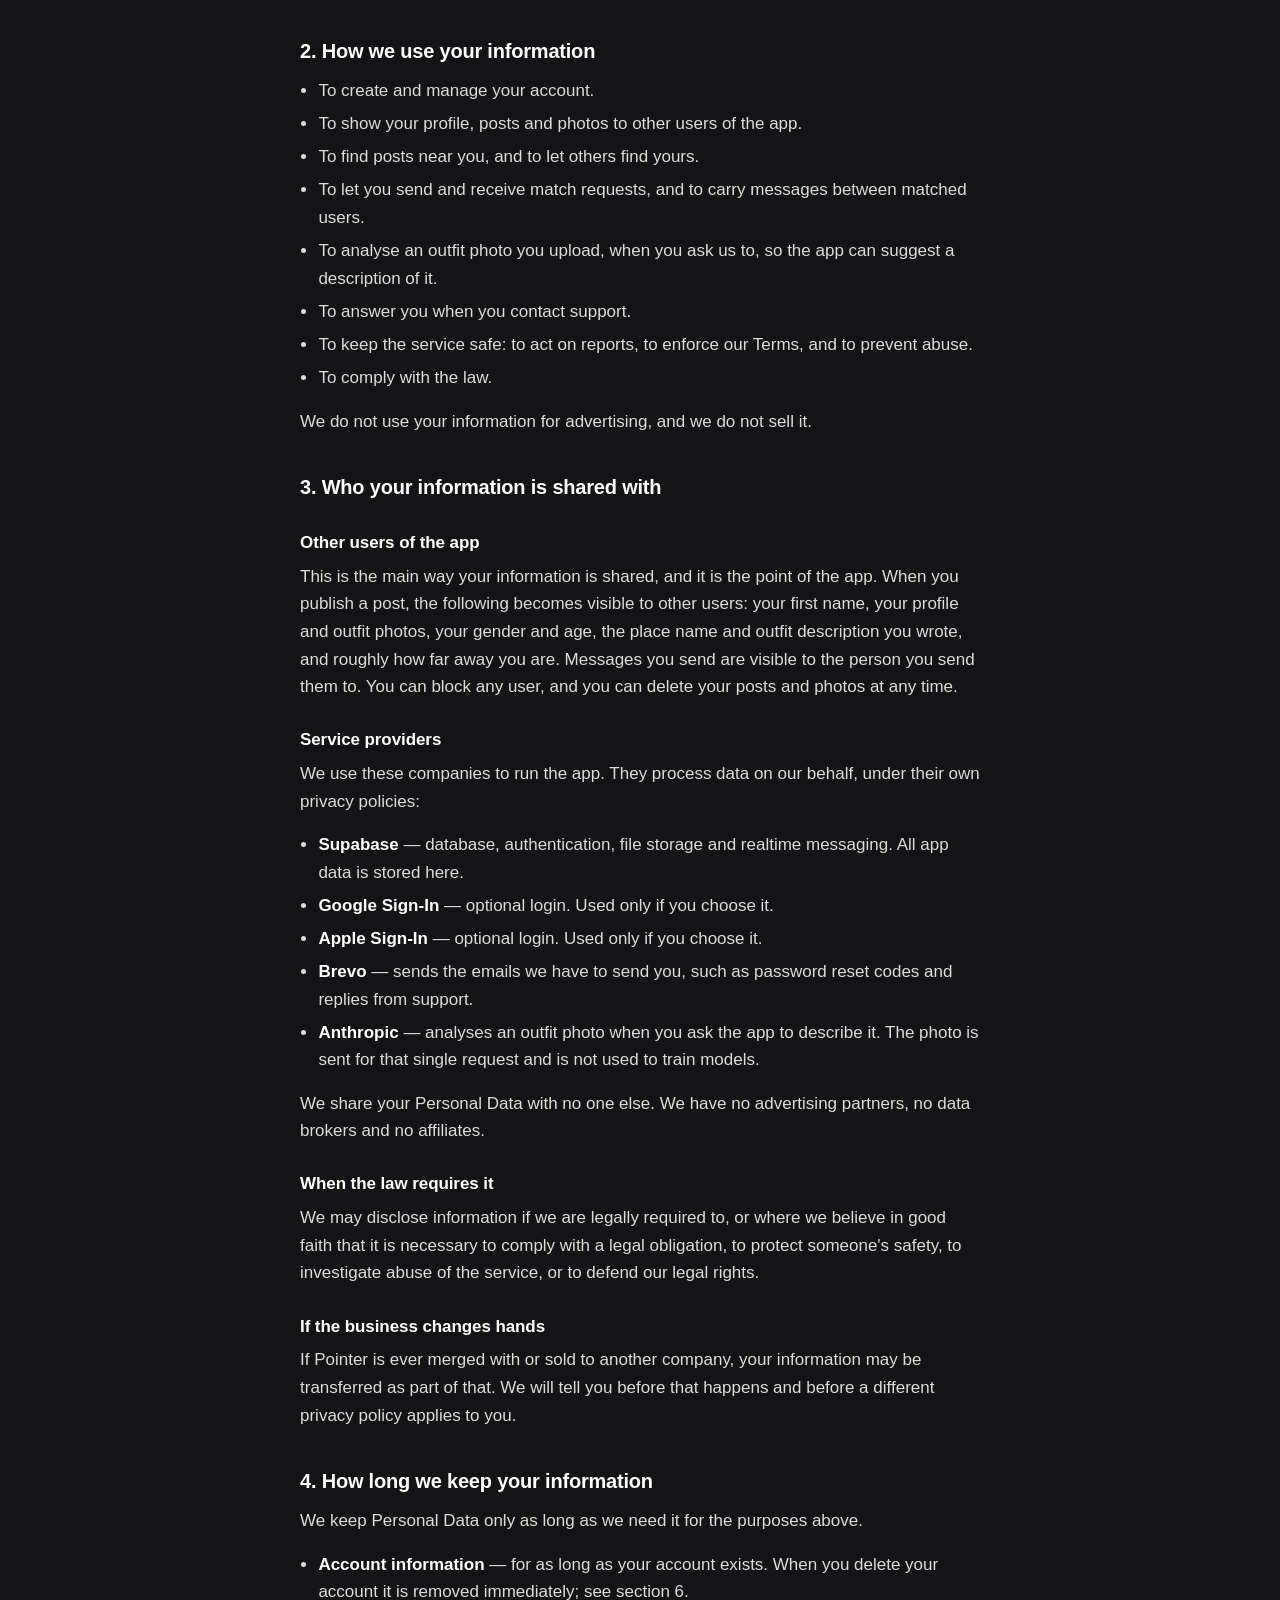
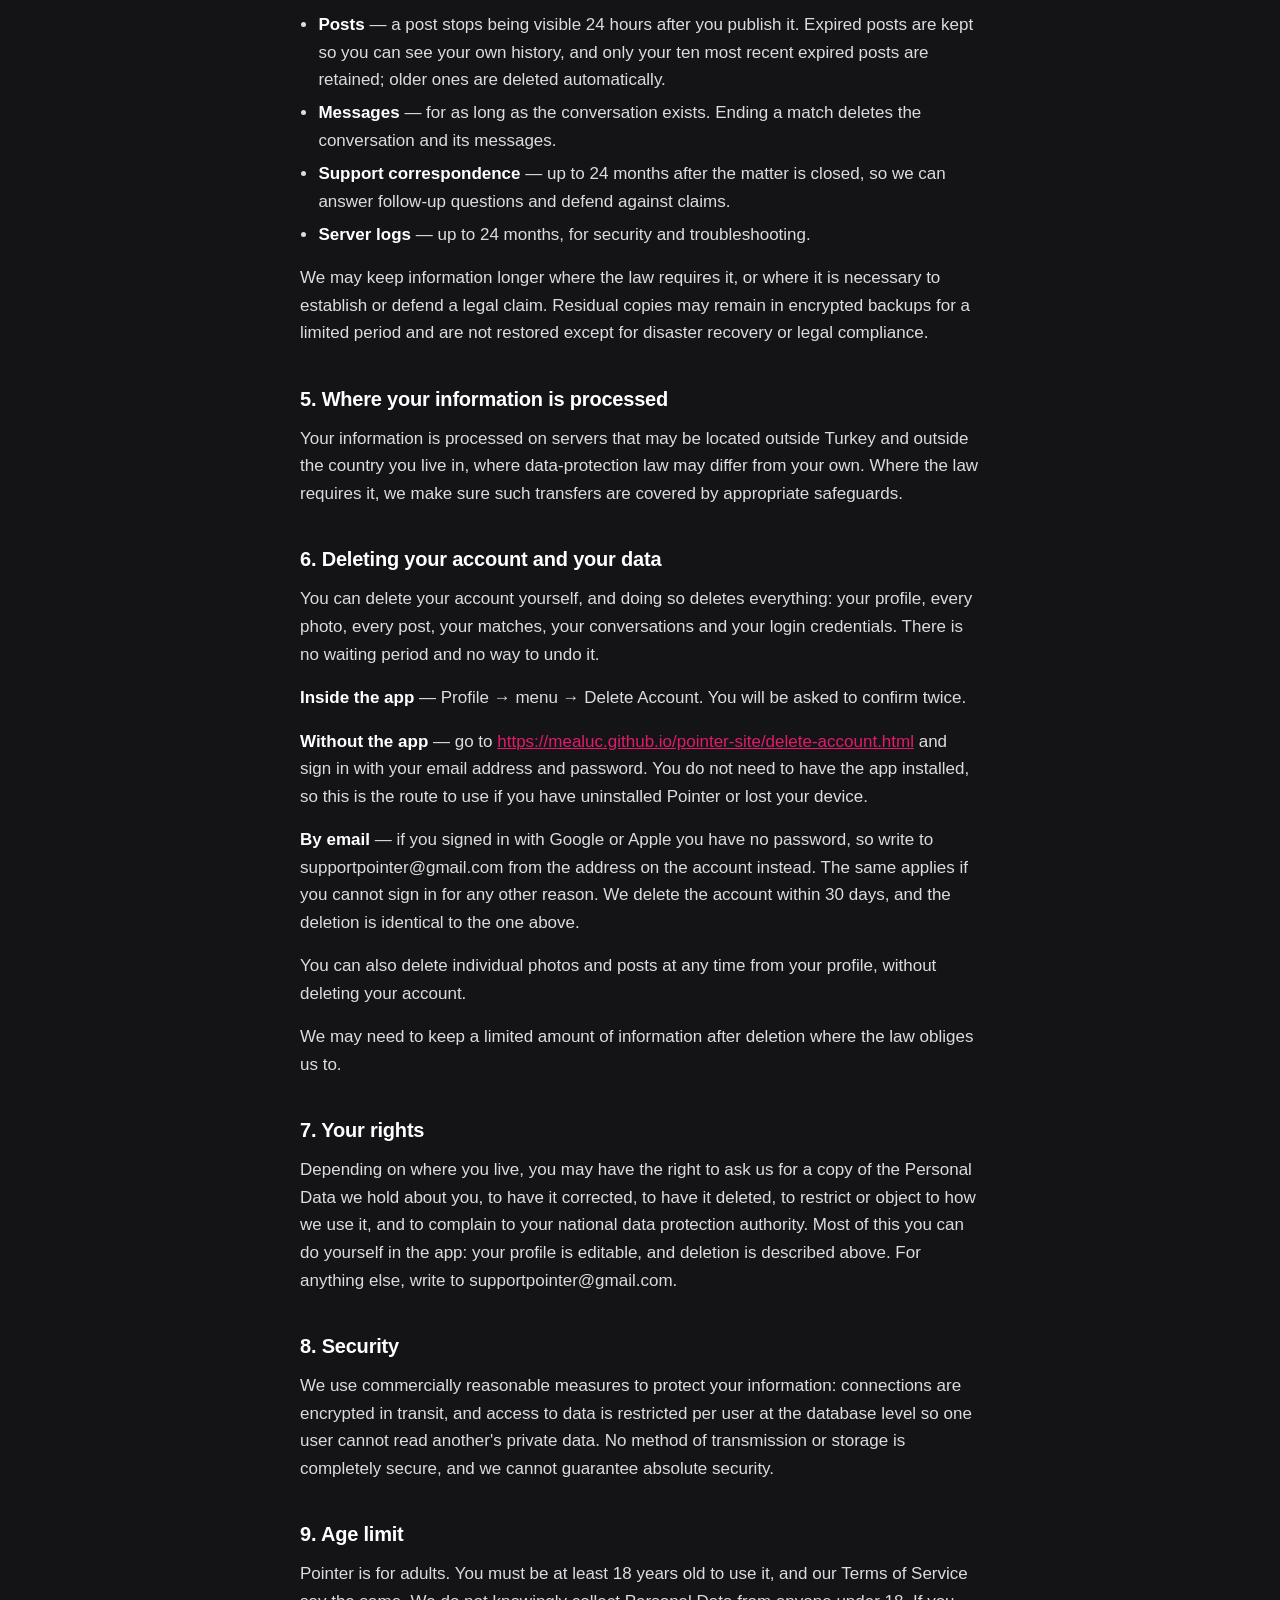
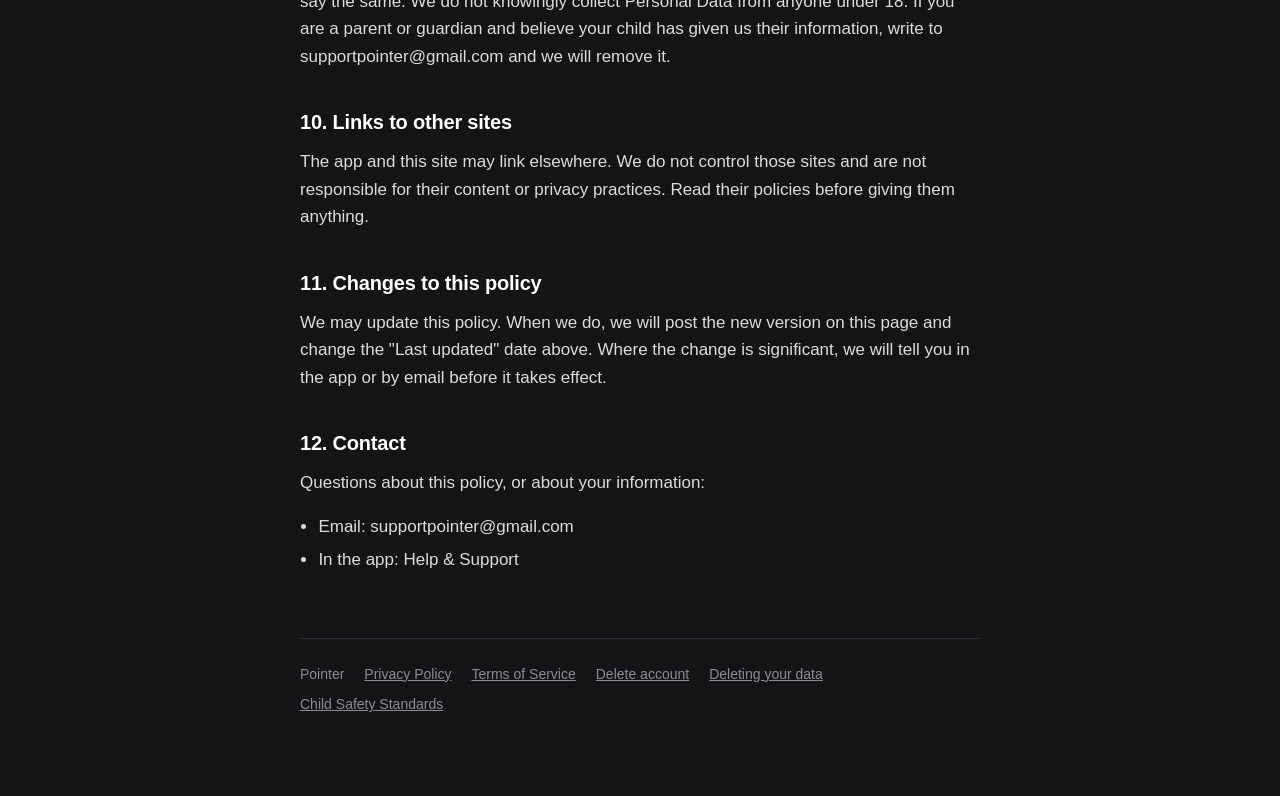
<file: privacy.html>
<!DOCTYPE html>
<html lang="en">
<head>
<meta charset="utf-8">
<meta name="viewport" content="width=device-width, initial-scale=1">
<title>Privacy Policy — Pointer</title>
<meta name="description" content="How Pointer collects, uses and protects your information.">
<link rel="icon" type="image/png" sizes="32x32" href="assets/icon-32.png">
<link rel="icon" type="image/png" sizes="16x16" href="assets/icon-16.png">
<link rel="apple-touch-icon" href="assets/icon-180.png">
<link rel="stylesheet" href="assets/site.css">
</head>
<body>
<div class="shell">

  <div class="top">
    <a class="wordmark" href="./">Point<span>er</span></a>
    <nav>
      <a href="privacy.html" aria-current="page" data-t="nav-privacy">Privacy Policy</a>
      <a href="terms.html" data-t="nav-terms">Terms of Service</a>
      <a href="delete-account.html" data-t="nav-delete">Delete account</a>
      <button class="lang" id="lang" type="button">Türkçe</button>
    </nav>
  </div>

  <h1 data-t="h1">Privacy Policy</h1>

  <div data-t="doc">
    <p class="updated">Last updated: 23 August 2026</p>
    <h2>Who we are</h2>
    <p>Pointer ("the app", "we", "us") is a location- and outfit-based social discovery app operated from Turkey. This Privacy Policy explains what information the app collects, why, who it is shared with, how long it is kept, and how you can have it deleted.</p>
    <p>By creating an account and using Pointer, you agree to the collection and use of information as described here. If you do not agree, please do not use the app.</p>
    <h2>Definitions</h2>
    <ul><li><strong>Account</strong> — the unique account created for you to use Pointer.</li><li><strong>Personal Data</strong> — any information relating to an identified or identifiable person. We use "Personal Data" and "personal information" interchangeably.</li><li><strong>Service Provider</strong> — a third-party company that processes data on our behalf so the app can work. Ours are named in section 3.</li><li><strong>Post</strong> — a "location share": a statement that you are at a place, wearing something, visible to other users for 24 hours.</li><li><strong>You</strong> — the person using Pointer.</li></ul>
    <h2>1. Information we collect</h2>
    <h3>Information you give us</h3>
    <ul><li>Email address and password. If you sign in with Google or Apple, we receive your email address from them instead of a password.</li><li>Name, surname, gender and date of birth, which you enter when setting up your profile.</li><li>Profile and outfit photos you choose to upload. These commonly include images of your face.</li><li>The content of your posts: the place name, the description of what you are wearing, and any tags.</li><li>The content of messages you send to other users.</li><li>Anything you write to us through Help &amp; Support.</li></ul>
    <h3>Information we collect with your permission</h3>
    <ul><li><strong>Location.</strong> When you share a post, we use your device location to verify that the place you named matches where you are, and to let people nearby find your post. When you browse, we use it to find posts near you. Location is used at the moment you take these actions; the app does not track you in the background. You can turn this off at any time in your device settings, though most of the app will not work without it.</li><li><strong>Camera and photo library.</strong> Only when you choose to add a photo. We access the image you pick, nothing else in your library.</li></ul>
    <h3>Information collected automatically</h3>
    <p>Our hosting provider records standard server logs when the app talks to it — IP address, timestamps, and which request was made — for security monitoring and troubleshooting. Pointer contains no advertising, no analytics SDK and no tracking across other apps or websites.</p>
    <h2>2. How we use your information</h2>
    <ul><li>To create and manage your account.</li><li>To show your profile, posts and photos to other users of the app.</li><li>To find posts near you, and to let others find yours.</li><li>To let you send and receive match requests, and to carry messages between matched users.</li><li>To analyse an outfit photo you upload, when you ask us to, so the app can suggest a description of it.</li><li>To answer you when you contact support.</li><li>To keep the service safe: to act on reports, to enforce our Terms, and to prevent abuse.</li><li>To comply with the law.</li></ul>
    <p>We do not use your information for advertising, and we do not sell it.</p>
    <h2>3. Who your information is shared with</h2>
    <h3>Other users of the app</h3>
    <p>This is the main way your information is shared, and it is the point of the app. When you publish a post, the following becomes visible to other users: your first name, your profile and outfit photos, your gender and age, the place name and outfit description you wrote, and roughly how far away you are. Messages you send are visible to the person you send them to. You can block any user, and you can delete your posts and photos at any time.</p>
    <h3>Service providers</h3>
    <p>We use these companies to run the app. They process data on our behalf, under their own privacy policies:</p>
    <ul><li><strong>Supabase</strong> — database, authentication, file storage and realtime messaging. All app data is stored here.</li><li><strong>Google Sign-In</strong> — optional login. Used only if you choose it.</li><li><strong>Apple Sign-In</strong> — optional login. Used only if you choose it.</li><li><strong>Brevo</strong> — sends the emails we have to send you, such as password reset codes and replies from support.</li><li><strong>Anthropic</strong> — analyses an outfit photo when you ask the app to describe it. The photo is sent for that single request and is not used to train models.</li></ul>
    <p>We share your Personal Data with no one else. We have no advertising partners, no data brokers and no affiliates.</p>
    <h3>When the law requires it</h3>
    <p>We may disclose information if we are legally required to, or where we believe in good faith that it is necessary to comply with a legal obligation, to protect someone's safety, to investigate abuse of the service, or to defend our legal rights.</p>
    <h3>If the business changes hands</h3>
    <p>If Pointer is ever merged with or sold to another company, your information may be transferred as part of that. We will tell you before that happens and before a different privacy policy applies to you.</p>
    <h2>4. How long we keep your information</h2>
    <p>We keep Personal Data only as long as we need it for the purposes above.</p>
    <ul><li><strong>Account information</strong> — for as long as your account exists. When you delete your account it is removed immediately; see section 6.</li><li><strong>Posts</strong> — a post stops being visible 24 hours after you publish it. Expired posts are kept so you can see your own history, and only your ten most recent expired posts are retained; older ones are deleted automatically.</li><li><strong>Messages</strong> — for as long as the conversation exists. Ending a match deletes the conversation and its messages.</li><li><strong>Support correspondence</strong> — up to 24 months after the matter is closed, so we can answer follow-up questions and defend against claims.</li><li><strong>Server logs</strong> — up to 24 months, for security and troubleshooting.</li></ul>
    <p>We may keep information longer where the law requires it, or where it is necessary to establish or defend a legal claim. Residual copies may remain in encrypted backups for a limited period and are not restored except for disaster recovery or legal compliance.</p>
    <h2>5. Where your information is processed</h2>
    <p>Your information is processed on servers that may be located outside Turkey and outside the country you live in, where data-protection law may differ from your own. Where the law requires it, we make sure such transfers are covered by appropriate safeguards.</p>
    <h2>6. Deleting your account and your data</h2>
    <p>You can delete your account yourself, and doing so deletes everything: your profile, every photo, every post, your matches, your conversations and your login credentials. There is no waiting period and no way to undo it.</p>
    <p><strong>Inside the app</strong> — Profile → menu → Delete Account. You will be asked to confirm twice.</p>
    <p><strong>Without the app</strong> — go to <a href="https://mealuc.github.io/pointer-site/delete-account.html">https://mealuc.github.io/pointer-site/delete-account.html</a> and sign in with your email address and password. You do not need to have the app installed, so this is the route to use if you have uninstalled Pointer or lost your device.</p>
    <p><strong>By email</strong> — if you signed in with Google or Apple you have no password, so write to supportpointer@gmail.com from the address on the account instead. The same applies if you cannot sign in for any other reason. We delete the account within 30 days, and the deletion is identical to the one above.</p>
    <p>You can also delete individual photos and posts at any time from your profile, without deleting your account.</p>
    <p>We may need to keep a limited amount of information after deletion where the law obliges us to.</p>
    <h2>7. Your rights</h2>
    <p>Depending on where you live, you may have the right to ask us for a copy of the Personal Data we hold about you, to have it corrected, to have it deleted, to restrict or object to how we use it, and to complain to your national data protection authority. Most of this you can do yourself in the app: your profile is editable, and deletion is described above. For anything else, write to supportpointer@gmail.com.</p>
    <h2>8. Security</h2>
    <p>We use commercially reasonable measures to protect your information: connections are encrypted in transit, and access to data is restricted per user at the database level so one user cannot read another's private data. No method of transmission or storage is completely secure, and we cannot guarantee absolute security.</p>
    <h2>9. Age limit</h2>
    <p>Pointer is for adults. You must be at least 18 years old to use it, and our Terms of Service say the same. We do not knowingly collect Personal Data from anyone under 18. If you are a parent or guardian and believe your child has given us their information, write to supportpointer@gmail.com and we will remove it.</p>
    <h2>10. Links to other sites</h2>
    <p>The app and this site may link elsewhere. We do not control those sites and are not responsible for their content or privacy practices. Read their policies before giving them anything.</p>
    <h2>11. Changes to this policy</h2>
    <p>We may update this policy. When we do, we will post the new version on this page and change the "Last updated" date above. Where the change is significant, we will tell you in the app or by email before it takes effect.</p>
    <h2>12. Contact</h2>
    <p>Questions about this policy, or about your information:</p>
    <ul><li>Email: supportpointer@gmail.com</li><li>In the app: Help &amp; Support</li></ul>
  </div>

  <footer>
    <span>Pointer</span>
    <a href="privacy.html" data-t="nav-privacy">Privacy Policy</a>
    <a href="terms.html" data-t="nav-terms">Terms of Service</a>
    <a href="delete-account.html" data-t="nav-delete">Delete account</a>
    <a href="data-deletion.html" data-t="nav-data">Deleting your data</a>
    <a href="child-safety.html" data-t="nav-child">Child Safety Standards</a>
  </footer>

</div>
<script src="assets/i18n.js"></script>
<script>
  applyLang({
    en: {},
    tr: {
      "nav-privacy": "Gizlilik Politikası",
      "nav-terms": "Kullanım Koşulları",
      "nav-delete": "Hesap silme",
      "nav-data": "Verilerinizi silme",
      "nav-child": "Çocuk Güvenliği Standartları",
      "h1": "Gizlilik Politikası",
      "doc": "\n    <p class=\"updated\">Son güncelleme: 23 Ağustos 2026</p>\n    <h2>Kimiz</h2>\n    <p>Pointer (\"uygulama\", \"biz\"), Türkiye'den işletilen, konum ve kıyafet temelli bir sosyal keşif uygulamasıdır. Bu Gizlilik Politikası, uygulamanın hangi bilgileri neden topladığını, kimlerle paylaştığını, ne kadar süre sakladığını ve bu bilgileri nasıl sildirebileceğinizi açıklar.</p>\n    <p>Hesap oluşturup Pointer'ı kullanarak, bilgilerin burada anlatıldığı şekilde toplanmasını ve kullanılmasını kabul etmiş olursunuz. Kabul etmiyorsanız lütfen uygulamayı kullanmayın.</p>\n    <h2>Tanımlar</h2>\n    <ul><li><strong>Hesap</strong> — Pointer'ı kullanmanız için oluşturulan kendinize ait hesap.</li><li><strong>Kişisel Veri</strong> — kimliği belirli veya belirlenebilir bir kişiye ilişkin her türlü bilgi. \"Kişisel Veri\" ve \"kişisel bilgi\" ifadelerini aynı anlamda kullanıyoruz.</li><li><strong>Hizmet Sağlayıcı</strong> — uygulamanın çalışabilmesi için bizim adımıza veri işleyen üçüncü taraf şirket. Kullandıklarımız 3. bölümde isimleriyle sayılmıştır.</li><li><strong>Gönderi</strong> — \"konum paylaşımı\": bir yerde olduğunuzu ve ne giydiğinizi belirten, diğer kullanıcılara 24 saat boyunca görünen paylaşım.</li><li><strong>Siz</strong> — Pointer'ı kullanan kişi.</li></ul>\n    <h2>1. Topladığımız bilgiler</h2>\n    <h3>Bize verdiğiniz bilgiler</h3>\n    <ul><li>E-posta adresi ve parola. Google veya Apple ile giriş yaparsanız parola yerine e-posta adresinizi onlardan alırız.</li><li>Profilinizi oluştururken girdiğiniz ad, soyad, cinsiyet ve doğum tarihi.</li><li>Yüklemeyi seçtiğiniz profil ve kıyafet fotoğrafları. Bunlar çoğunlukla yüzünüzün görüntülerini içerir.</li><li>Gönderilerinizin içeriği: yer adı, ne giydiğinize dair açıklama ve etiketler.</li><li>Diğer kullanıcılara gönderdiğiniz mesajların içeriği.</li><li>Yardım ve Destek üzerinden bize yazdıklarınız.</li></ul>\n    <h3>İzninizle topladığımız bilgiler</h3>\n    <ul><li><strong>Konum.</strong> Bir gönderi paylaştığınızda, belirttiğiniz yerin bulunduğunuz yerle uyuşup uyuşmadığını doğrulamak ve yakındakilerin gönderinizi bulabilmesi için cihaz konumunuzu kullanırız. Gezinirken de size yakın gönderileri bulmak için kullanırız. Konum yalnızca bu işlemleri yaptığınız anda kullanılır; uygulama sizi arka planda takip etmez. Cihaz ayarlarından istediğiniz zaman kapatabilirsiniz, ancak uygulamanın büyük bölümü konum olmadan çalışmaz.</li><li><strong>Kamera ve fotoğraf galerisi.</strong> Yalnızca siz bir fotoğraf eklemeyi seçtiğinizde. Seçtiğiniz görsele erişiriz, galerinizdeki başka hiçbir şeye erişmeyiz.</li></ul>\n    <h3>Otomatik toplanan bilgiler</h3>\n    <p>Uygulama sunucularımızla konuştuğunda, barındırma sağlayıcımız standart sunucu kayıtları tutar — IP adresi, zaman damgaları ve yapılan isteğin ne olduğu — güvenlik izleme ve arıza tespiti için. Pointer'da reklam, analitik SDK'sı ve başka uygulama veya sitelerde takip yoktur.</p>\n    <h2>2. Bilgilerinizi nasıl kullanıyoruz</h2>\n    <ul><li>Hesabınızı oluşturmak ve yönetmek için.</li><li>Profilinizi, gönderilerinizi ve fotoğraflarınızı uygulamanın diğer kullanıcılarına göstermek için.</li><li>Size yakın gönderileri bulmak ve sizinkinin başkalarınca bulunmasını sağlamak için.</li><li>Eşleşme isteği gönderip almanızı ve eşleşen kullanıcılar arasında mesaj taşımayı sağlamak için.</li><li>Siz istediğinizde, yüklediğiniz kıyafet fotoğrafını çözümleyip açıklama önermek için.</li><li>Destek talebinizi yanıtlamak için.</li><li>Hizmeti güvenli tutmak için: şikâyetleri değerlendirmek, Kullanım Koşullarını uygulamak ve kötüye kullanımı önlemek.</li><li>Yasal yükümlülüklere uymak için.</li></ul>\n    <p>Bilgilerinizi reklam için kullanmıyoruz ve satmıyoruz.</p>\n    <h2>3. Bilgileriniz kimlerle paylaşılıyor</h2>\n    <h3>Uygulamanın diğer kullanıcıları</h3>\n    <p>Bilgilerinizin paylaşıldığı asıl yer burasıdır ve uygulamanın amacı da budur. Bir gönderi yayınladığınızda şunlar diğer kullanıcılara görünür: adınız, profil ve kıyafet fotoğraflarınız, cinsiyetiniz ve yaşınız, yazdığınız yer adı ile kıyafet açıklaması, ve yaklaşık olarak ne kadar uzakta olduğunuz. Gönderdiğiniz mesajlar yalnızca gönderdiğiniz kişiye görünür. Dilediğiniz kullanıcıyı engelleyebilir, gönderilerinizi ve fotoğraflarınızı istediğiniz zaman silebilirsiniz.</p>\n    <h3>Hizmet sağlayıcılar</h3>\n    <p>Uygulamayı çalıştırmak için şu şirketleri kullanıyoruz. Bizim adımıza, kendi gizlilik politikaları kapsamında veri işlerler:</p>\n    <ul><li><strong>Supabase</strong> — veritabanı, kimlik doğrulama, dosya depolama ve anlık mesajlaşma. Tüm uygulama verisi burada saklanır.</li><li><strong>Google Sign-In</strong> — isteğe bağlı giriş. Yalnızca siz seçerseniz kullanılır.</li><li><strong>Apple Sign-In</strong> — isteğe bağlı giriş. Yalnızca siz seçerseniz kullanılır.</li><li><strong>Brevo</strong> — size göndermek zorunda olduğumuz e-postaları gönderir; parola sıfırlama kodları ve destek yanıtları gibi.</li><li><strong>Anthropic</strong> — siz istediğinizde kıyafet fotoğrafını çözümler. Fotoğraf yalnızca o istek için gönderilir ve model eğitiminde kullanılmaz.</li></ul>\n    <p>Kişisel Verilerinizi başka hiç kimseyle paylaşmıyoruz. Reklam ortağımız, veri simsarıyla ilişkimiz ve bağlı şirketimiz yoktur.</p>\n    <h3>Yasanın gerektirdiği durumlar</h3>\n    <p>Yasal olarak zorunlu olduğumuzda, ya da bir yasal yükümlülüğe uymak, birinin güvenliğini korumak, hizmetin kötüye kullanımını araştırmak veya yasal haklarımızı savunmak için gerekli olduğuna iyi niyetle inandığımızda bilgileri açıklayabiliriz.</p>\n    <h3>İşletme el değiştirirse</h3>\n    <p>Pointer bir gün başka bir şirketle birleşir veya ona satılırsa, bilgileriniz bu devrin parçası olarak aktarılabilir. Bu gerçekleşmeden ve size farklı bir gizlilik politikası uygulanmadan önce sizi bilgilendiririz.</p>\n    <h2>4. Bilgilerinizi ne kadar süre saklıyoruz</h2>\n    <p>Kişisel Verileri yalnızca yukarıdaki amaçlar için gerekli olduğu sürece saklarız.</p>\n    <ul><li><strong>Hesap bilgileri</strong> — hesabınız var olduğu sürece. Hesabınızı sildiğinizde anında kaldırılır; 6. bölüme bakın.</li><li><strong>Gönderiler</strong> — bir gönderi yayınlandıktan 24 saat sonra görünmez olur. Süresi dolan gönderiler kendi geçmişinizi görebilmeniz için saklanır ve yalnızca en son on tanesi tutulur; daha eskiler otomatik olarak silinir.</li><li><strong>Mesajlar</strong> — sohbet var olduğu sürece. Eşleşmeyi sonlandırmak sohbeti ve mesajlarını siler.</li><li><strong>Destek yazışmaları</strong> — konu kapandıktan sonra 24 aya kadar; sonraki soruları yanıtlayabilmek ve olası taleplere karşı savunma yapabilmek için.</li><li><strong>Sunucu kayıtları</strong> — güvenlik ve arıza tespiti için 24 aya kadar.</li></ul>\n    <p>Yasa gerektirdiğinde ya da bir yasal talebi ileri sürmek veya savunmak için gerekli olduğunda bilgileri daha uzun saklayabiliriz. Şifreli yedeklerde sınırlı bir süre artık kopyalar kalabilir; bunlar felaket kurtarma veya yasal zorunluluk dışında geri yüklenmez.</p>\n    <h2>5. Bilgileriniz nerede işleniyor</h2>\n    <p>Bilgileriniz, Türkiye dışında ve yaşadığınız ülkenin dışında bulunabilecek sunucularda işlenir; buralarda veri koruma mevzuatı sizinkinden farklı olabilir. Yasanın gerektirdiği hallerde bu tür aktarımların uygun güvencelerle korunmasını sağlarız.</p>\n    <h2>6. Hesabınızı ve verilerinizi silme</h2>\n    <p>Hesabınızı kendiniz silebilirsiniz ve bu işlem her şeyi siler: profiliniz, bütün fotoğraflarınız, bütün gönderileriniz, eşleşmeleriniz, sohbetleriniz ve giriş bilgileriniz. Bekleme süresi yoktur ve geri alınamaz.</p>\n    <p><strong>Uygulama içinden</strong> — Profil → menü → Hesabı Sil. İki kez onaylamanız istenir.</p>\n    <p><strong>Uygulama olmadan</strong> — <a href=\"https://mealuc.github.io/pointer-site/delete-account.html\">https://mealuc.github.io/pointer-site/delete-account.html</a> adresine gidip e-posta adresiniz ve parolanızla giriş yapın. Uygulamanın kurulu olması gerekmez; Pointer'ı kaldırdıysanız veya cihazınızı kaybettiyseniz kullanmanız gereken yol budur.</p>\n    <p><strong>E-posta ile</strong> — Google veya Apple ile giriş yaptıysanız parolanız yoktur; bu durumda hesabın e-posta adresinden supportpointer@gmail.com adresine yazın. Başka bir sebeple giriş yapamıyorsanız da aynısı geçerlidir. Hesabı 30 gün içinde sileriz ve silme yukarıdakiyle birebir aynıdır.</p>\n    <p>Hesabınızı silmeden, tek tek fotoğraf ve gönderilerinizi de istediğiniz zaman profilinizden silebilirsiniz.</p>\n    <p>Silme sonrasında yasanın bizi zorunlu tuttuğu hallerde sınırlı miktarda bilgiyi saklamamız gerekebilir.</p>\n    <h2>7. Haklarınız</h2>\n    <p>Yaşadığınız yere bağlı olarak; hakkınızda tuttuğumuz Kişisel Verilerin bir kopyasını isteme, bunları düzelttirme, sildirme, kullanımını kısıtlatma veya kullanıma itiraz etme ve ulusal veri koruma kurumuna şikâyette bulunma haklarına sahip olabilirsiniz. Bunların çoğunu uygulama içinde kendiniz yapabilirsiniz: profiliniz düzenlenebilir, silme ise yukarıda anlatılmıştır. Diğer talepler için supportpointer@gmail.com adresine yazın.</p>\n    <h2>8. Güvenlik</h2>\n    <p>Bilgilerinizi korumak için ticari olarak makul önlemler alıyoruz: bağlantılar aktarım sırasında şifrelenir ve veritabanı düzeyinde erişim kullanıcı bazında kısıtlanır, böylece bir kullanıcı bir başkasının özel verisini okuyamaz. Hiçbir aktarım veya saklama yöntemi tümüyle güvenli değildir; mutlak güvenliği garanti edemeyiz.</p>\n    <h2>9. Yaş sınırı</h2>\n    <p>Pointer yetişkinler içindir. Kullanabilmek için en az 18 yaşında olmanız gerekir; Kullanım Koşullarımız da aynısını söyler. 18 yaşından küçüklerden bilerek Kişisel Veri toplamayız. Ebeveyn veya vasiyseniz ve çocuğunuzun bize bilgi verdiğini düşünüyorsanız supportpointer@gmail.com adresine yazın, kaldıralım.</p>\n    <h2>10. Diğer sitelere bağlantılar</h2>\n    <p>Uygulama ve bu site başka yerlere bağlantı verebilir. O siteleri biz denetlemiyoruz ve içeriklerinden ya da gizlilik uygulamalarından sorumlu değiliz. Onlara bir şey vermeden önce kendi politikalarını okuyun.</p>\n    <h2>11. Bu politikadaki değişiklikler</h2>\n    <p>Bu politikayı güncelleyebiliriz. Güncellediğimizde yeni sürümü bu sayfada yayınlar ve yukarıdaki \"Son güncelleme\" tarihini değiştiririz. Değişiklik önemliyse, yürürlüğe girmeden önce uygulama içinden veya e-postayla size bildiririz.</p>\n    <h2>12. İletişim</h2>\n    <p>Bu politikayla veya bilgilerinizle ilgili sorular için:</p>\n    <ul><li>E-posta: supportpointer@gmail.com</li><li>Uygulama içinden: Yardım ve Destek</li></ul>\n  "
    }
  });
</script>
</body>
</html>
</file>
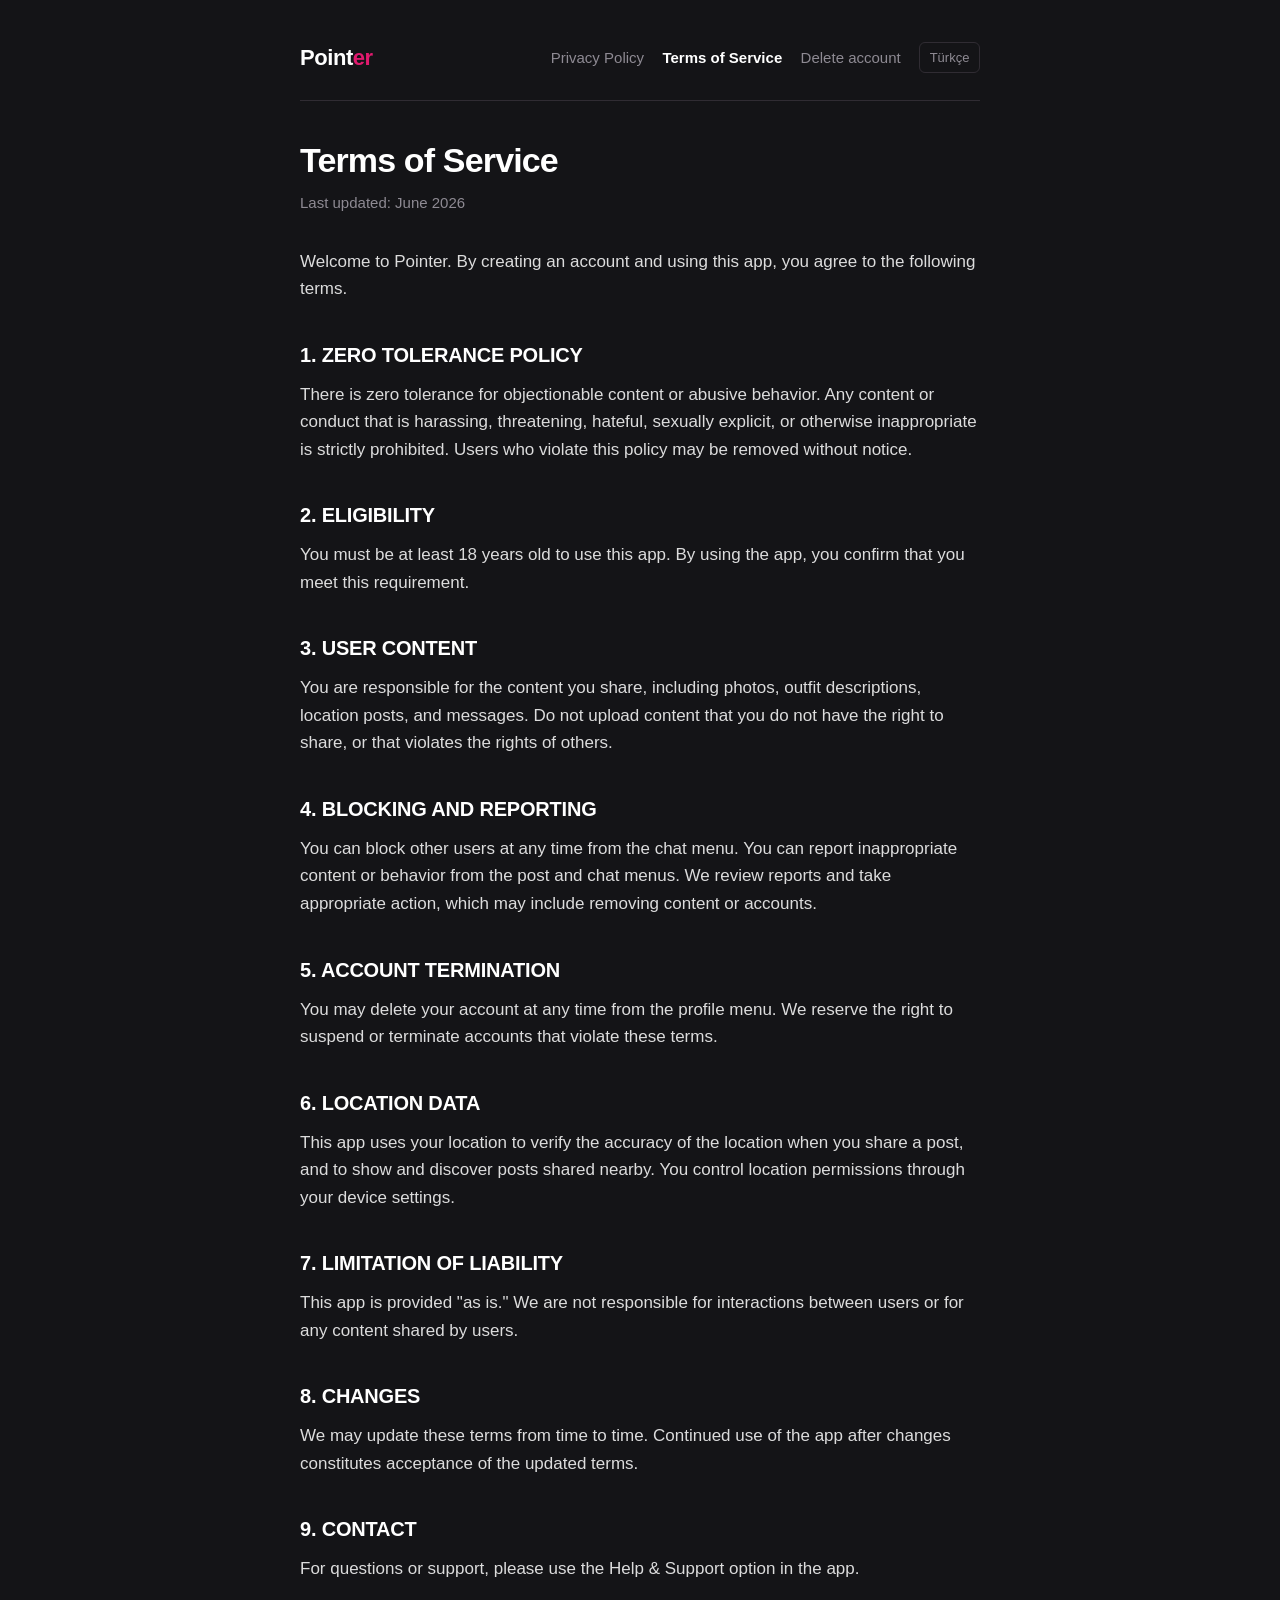
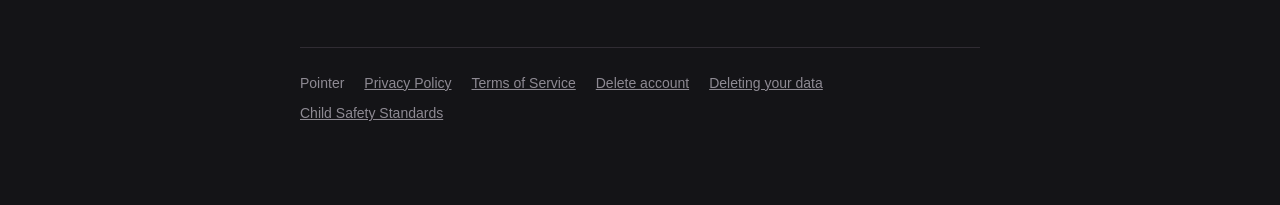
<file: terms.html>
<!DOCTYPE html>
<html lang="en">
<head>
<meta charset="utf-8">
<meta name="viewport" content="width=device-width, initial-scale=1">
<title>Terms of Service — Pointer</title>
<meta name="description" content="The rules for using Pointer.">
<link rel="icon" type="image/png" sizes="32x32" href="assets/icon-32.png">
<link rel="icon" type="image/png" sizes="16x16" href="assets/icon-16.png">
<link rel="apple-touch-icon" href="assets/icon-180.png">
<link rel="stylesheet" href="assets/site.css">
</head>
<body>
<div class="shell">

  <div class="top">
    <a class="wordmark" href="./">Point<span>er</span></a>
    <nav>
      <a href="privacy.html" data-t="nav-privacy">Privacy Policy</a>
      <a href="terms.html" aria-current="page" data-t="nav-terms">Terms of Service</a>
      <a href="delete-account.html" data-t="nav-delete">Delete account</a>
      <button class="lang" id="lang" type="button">Türkçe</button>
    </nav>
  </div>

  <h1 data-t="h1">Terms of Service</h1>

  <div data-t="doc">
    <p class="updated">Last updated: June 2026</p>
    <p>Welcome to Pointer. By creating an account and using this app, you agree to the following terms.</p>
    <h2>1. ZERO TOLERANCE POLICY</h2>
    <p>There is zero tolerance for objectionable content or abusive behavior. Any content or conduct that is harassing, threatening, hateful, sexually explicit, or otherwise inappropriate is strictly prohibited. Users who violate this policy may be removed without notice.</p>
    <h2>2. ELIGIBILITY</h2>
    <p>You must be at least 18 years old to use this app. By using the app, you confirm that you meet this requirement.</p>
    <h2>3. USER CONTENT</h2>
    <p>You are responsible for the content you share, including photos, outfit descriptions, location posts, and messages. Do not upload content that you do not have the right to share, or that violates the rights of others.</p>
    <h2>4. BLOCKING AND REPORTING</h2>
    <p>You can block other users at any time from the chat menu. You can report inappropriate content or behavior from the post and chat menus. We review reports and take appropriate action, which may include removing content or accounts.</p>
    <h2>5. ACCOUNT TERMINATION</h2>
    <p>You may delete your account at any time from the profile menu. We reserve the right to suspend or terminate accounts that violate these terms.</p>
    <h2>6. LOCATION DATA</h2>
    <p>This app uses your location to verify the accuracy of the location when you share a post, and to show and discover posts shared nearby. You control location permissions through your device settings.</p>
    <h2>7. LIMITATION OF LIABILITY</h2>
    <p>This app is provided "as is." We are not responsible for interactions between users or for any content shared by users.</p>
    <h2>8. CHANGES</h2>
    <p>We may update these terms from time to time. Continued use of the app after changes constitutes acceptance of the updated terms.</p>
    <h2>9. CONTACT</h2>
    <p>For questions or support, please use the Help &amp; Support option in the app.</p>
  </div>

  <footer>
    <span>Pointer</span>
    <a href="privacy.html" data-t="nav-privacy">Privacy Policy</a>
    <a href="terms.html" data-t="nav-terms">Terms of Service</a>
    <a href="delete-account.html" data-t="nav-delete">Delete account</a>
    <a href="data-deletion.html" data-t="nav-data">Deleting your data</a>
    <a href="child-safety.html" data-t="nav-child">Child Safety Standards</a>
  </footer>

</div>
<script src="assets/i18n.js"></script>
<script>
  applyLang({
    en: {},
    tr: {
      "nav-privacy": "Gizlilik Politikası",
      "nav-terms": "Kullanım Koşulları",
      "nav-delete": "Hesap silme",
      "nav-data": "Verilerinizi silme",
      "nav-child": "Çocuk Güvenliği Standartları",
      "h1": "Kullanım Koşulları",
      "doc": "\n    <p class=\"updated\">Son güncelleme: Haziran 2026</p>\n    <p>Pointer'a hoş geldiniz. Bir hesap oluşturup bu uygulamayı kullanarak aşağıdaki koşulları kabul etmiş olursunuz.</p>\n    <h2>1. SIFIR TOLERANS POLİTİKASI</h2>\n    <p>Sakıncalı içeriğe veya kötüye kullanım niteliğindeki davranışlara sıfır tolerans gösterilir. Taciz edici, tehdit içeren, nefret söylemi barındıran, cinsel açıdan müstehcen veya başka şekilde uygunsuz olan her türlü içerik ya da davranış kesinlikle yasaktır. Bu politikayı ihlal eden kullanıcılar önceden bildirimde bulunulmaksızın uygulamadan çıkarılabilir.</p>\n    <h2>2. UYGUNLUK</h2>\n    <p>Bu uygulamayı kullanmak için en az 18 yaşında olmalısınız. Uygulamayı kullanarak bu koşulu sağladığınızı beyan etmiş olursunuz.</p>\n    <h2>3. KULLANICI İÇERİĞİ</h2>\n    <p>Paylaştığınız içerikten (fotoğraflar, kıyafet açıklamaları, konum gönderileri ve mesajlar dâhil) siz sorumlusunuz. Paylaşma hakkına sahip olmadığınız veya başkalarının haklarını ihlal eden içerikleri yüklemeyiniz.</p>\n    <h2>4. ENGELLEME VE ŞİKÂYET</h2>\n    <p>Diğer kullanıcıları sohbet menüsünden dilediğiniz zaman engelleyebilirsiniz. Uygunsuz içerik veya davranışları gönderi ve sohbet menülerinden şikâyet edebilirsiniz. Şikâyetleri inceler ve içerik ya da hesapların kaldırılması dâhil olmak üzere uygun işlemleri yaparız.</p>\n    <h2>5. HESABIN SONLANDIRILMASI</h2>\n    <p>Hesabınızı dilediğiniz zaman profil menüsünden silebilirsiniz. Bu koşulları ihlal eden hesapları askıya alma veya sonlandırma hakkımızı saklı tutarız.</p>\n    <h2>6. KONUM VERİSİ</h2>\n    <p>Bu uygulama, bir gönderi paylaştığınızda konumun doğruluğunu teyit etmek ve yakında paylaşılan gönderileri göstermek/keşfetmek amacıyla konumunuzu kullanır. Konum izinlerini cihaz ayarlarınızdan denetleyebilirsiniz.</p>\n    <h2>7. SORUMLULUĞUN SINIRLANDIRILMASI</h2>\n    <p>Bu uygulama \"olduğu gibi\" sunulmaktadır. Kullanıcılar arasındaki etkileşimlerden veya kullanıcılar tarafından paylaşılan içerikten sorumlu değiliz.</p>\n    <h2>8. DEĞİŞİKLİKLER</h2>\n    <p>Bu koşulları zaman zaman güncelleyebiliriz. Değişikliklerden sonra uygulamayı kullanmaya devam etmeniz, güncellenmiş koşulları kabul ettiğiniz anlamına gelir.</p>\n    <h2>9. İLETİŞİM</h2>\n    <p>Sorularınız veya destek için lütfen uygulamadaki Yardım ve Destek seçeneğini kullanınız.</p>\n  "
    }
  });
</script>
</body>
</html>
</file>
<file: assets/site.css>
/* Pointer — public site.
   Dark only, matching the app: the product has no light mode, so neither does this. */

:root {
  --ground: #141417;
  --surface: #1F1C21;
  --field: #2E2B30;
  --hair: #302C33;
  --ink: #FFFFFF;
  --ink-soft: rgba(255, 255, 255, 0.85);
  --muted: #8E8A93;
  --pink: #E01A6E;
  --pink-dim: #B31456;
  --danger: #E0483A;
  --ok: #2FA37A;
  --shell: 720px;
}

* { box-sizing: border-box; }

html { color-scheme: dark; }

body {
  margin: 0;
  background: var(--ground);
  color: var(--ink);
  font-family: -apple-system, BlinkMacSystemFont, "Segoe UI", Roboto, "Helvetica Neue", Arial, sans-serif;
  font-size: 17px;
  line-height: 1.62;
  -webkit-font-smoothing: antialiased;
}

.shell {
  max-width: var(--shell);
  margin: 0 auto;
  padding: 2.5rem 1.25rem 5rem;
}

/* ---------- header ---------- */

.top {
  display: flex;
  align-items: center;
  justify-content: space-between;
  gap: 1rem;
  padding-bottom: 1.5rem;
  border-bottom: 1px solid var(--hair);
  margin-bottom: 2.5rem;
  flex-wrap: wrap;
}

.wordmark {
  font-size: 22px;
  font-weight: 700;
  letter-spacing: -0.02em;
  color: var(--ink);
  text-decoration: none;
}

.wordmark span { color: var(--pink); }

nav { display: flex; gap: 1.15rem; align-items: center; flex-wrap: wrap; }

nav a {
  color: var(--muted);
  text-decoration: none;
  font-size: 15px;
}

nav a:hover, nav a:focus-visible { color: var(--ink); }
nav a[aria-current="page"] { color: var(--ink); font-weight: 600; }

.lang {
  background: none;
  border: 1px solid var(--hair);
  color: var(--muted);
  border-radius: 6px;
  padding: 0.25rem 0.6rem;
  font: inherit;
  font-size: 13px;
  cursor: pointer;
}

.lang:hover { color: var(--ink); border-color: var(--muted); }
.lang:focus-visible { outline: 2px solid var(--pink); outline-offset: 2px; }

/* ---------- type ---------- */

h1 {
  font-size: 34px;
  line-height: 1.14;
  letter-spacing: -0.025em;
  font-weight: 700;
  margin: 0 0 0.75rem;
  text-wrap: balance;
}

h2 {
  font-size: 20px;
  font-weight: 700;
  letter-spacing: -0.01em;
  margin: 2.25rem 0 0.6rem;
  text-wrap: balance;
}

h3 {
  font-size: 17px;
  font-weight: 600;
  letter-spacing: -0.005em;
  margin: 1.6rem 0 0.4rem;
  color: var(--ink);
}

p { margin: 0 0 1rem; color: var(--ink-soft); }

strong { color: var(--ink); font-weight: 600; }

ul { margin: 0 0 1rem; padding-left: 1.15rem; color: var(--ink-soft); }
li { margin-bottom: 0.35rem; }

a { color: var(--pink); }

.lead { font-size: 19px; color: var(--ink-soft); }
.updated { color: var(--muted); font-size: 15px; margin-bottom: 2rem; }

/* ---------- cards ---------- */

.cards { display: grid; gap: 0.9rem; margin: 2rem 0; }

.card {
  display: block;
  background: var(--surface);
  border: 1px solid var(--hair);
  border-radius: 12px;
  padding: 1.15rem 1.35rem;
  text-decoration: none;
  color: inherit;
}

.card:hover, .card:focus-visible { border-color: var(--pink); }
.card h3 { margin: 0 0 0.2rem; font-size: 17px; font-weight: 600; color: var(--ink); }
.card p { margin: 0; font-size: 15px; color: var(--muted); }

/* ---------- forms ---------- */

.panel {
  background: var(--surface);
  border: 1px solid var(--hair);
  border-radius: 14px;
  padding: 1.5rem;
  margin-top: 1.75rem;
}

.step { display: none; }
.step.on { display: block; }

label {
  display: block;
  font-size: 13px;
  color: var(--muted);
  margin: 0 0 0.35rem;
}

input[type="email"], input[type="password"], input[type="text"] {
  width: 100%;
  background: var(--field);
  border: 1px solid transparent;
  border-radius: 10px;
  color: var(--ink);
  font: inherit;
  font-size: 16px;
  padding: 0.8rem 0.9rem;
  margin-bottom: 1rem;
}

input:focus { outline: none; border-color: var(--pink); }

button.primary, button.danger, button.ghost {
  width: 100%;
  border: 0;
  border-radius: 12px;
  font: inherit;
  font-size: 17px;
  font-weight: 700;
  padding: 0.85rem 1rem;
  cursor: pointer;
  color: #FFFFFF;
}

button.primary { background: var(--pink); }
button.primary:hover:not(:disabled) { background: var(--pink-dim); }
button.danger { background: var(--danger); }
button.danger:hover:not(:disabled) { filter: brightness(0.9); }

button.ghost {
  background: none;
  border: 1px solid var(--hair);
  color: var(--muted);
  font-weight: 500;
  font-size: 15px;
  margin-top: 0.6rem;
}

button.ghost:hover { color: var(--ink); border-color: var(--muted); }
button:disabled { opacity: 0.5; cursor: default; }
button:focus-visible { outline: 2px solid var(--ink); outline-offset: 2px; }

.social-note {
  font-size: 14px;
  color: var(--muted);
  margin: 0.9rem 0 0;
}

.msg {
  border-radius: 10px;
  padding: 0.8rem 0.95rem;
  font-size: 15px;
  margin-bottom: 1rem;
  display: none;
}

.msg.on { display: block; }
.msg.bad { background: rgba(224, 72, 58, 0.14); color: #FF9A90; }
.msg.good { background: rgba(47, 163, 122, 0.14); color: #6FD6AF; }

.warn {
  background: rgba(224, 72, 58, 0.1);
  border: 1px solid rgba(224, 72, 58, 0.35);
  border-radius: 10px;
  padding: 1rem 1.15rem;
  margin-bottom: 1.25rem;
}

.warn p { color: var(--ink-soft); font-size: 15px; }
.warn p:last-child { margin-bottom: 0; }
.warn ul { font-size: 15px; margin-bottom: 0.75rem; }

.who {
  font-size: 15px;
  color: var(--muted);
  margin-bottom: 1rem;
  word-break: break-all;
}

.who b { color: var(--ink); }

footer {
  margin-top: 4rem;
  padding-top: 1.5rem;
  border-top: 1px solid var(--hair);
  color: var(--muted);
  font-size: 14px;
  display: flex;
  gap: 0.5rem 1.25rem;
  flex-wrap: wrap;
}

footer a { color: var(--muted); }

[hidden] { display: none !important; }

@media (prefers-reduced-motion: reduce) {
  * { transition: none !important; }
}
</file>
